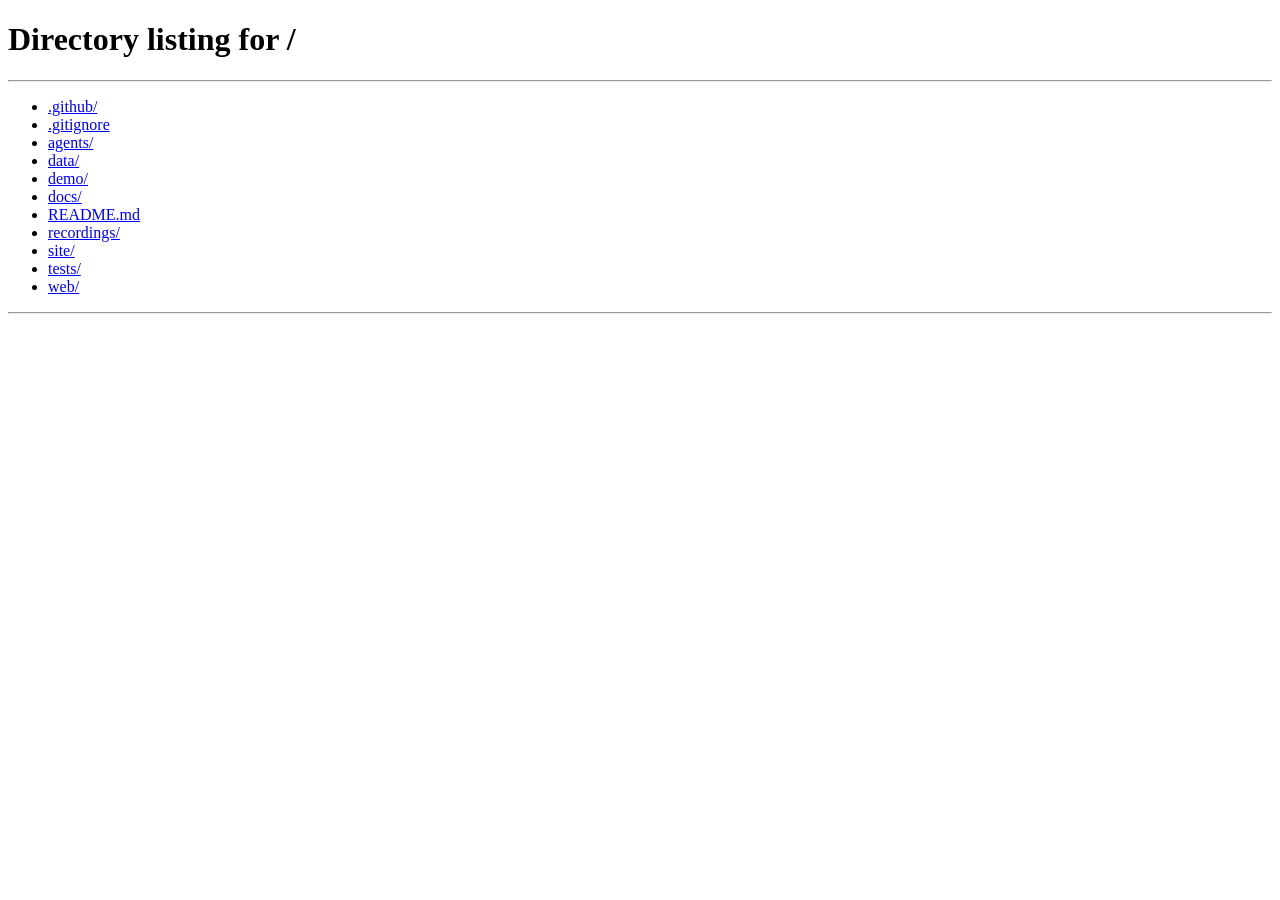
<file: site/index.html>
<!DOCTYPE html>
<html lang="en">
<head>
<meta charset="utf-8">
<link rel="canonical" href="https://calvin-chow-pm.github.io/">
<meta http-equiv="refresh" content="0; url=https://calvin-chow-pm.github.io/">
<title>Redirecting to the portfolio</title>
<script>location.replace("/" + location.search + location.hash)</script>
</head>
<body>
<p><a href="https://calvin-chow-pm.github.io/">Continue to the portfolio</a></p>
</body>
</html>
</file>
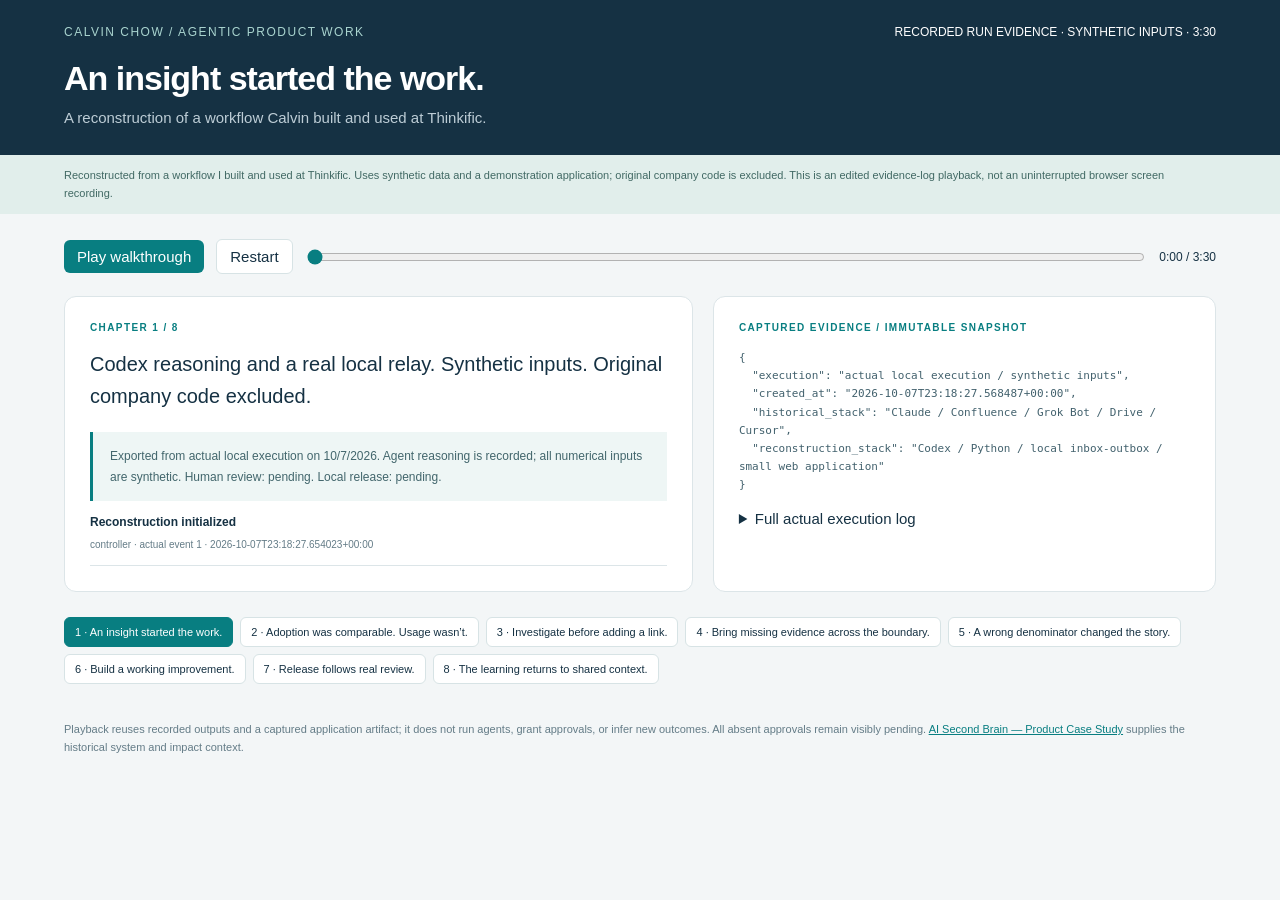
<file: recordings/walkthrough.html>
<!doctype html><html lang="en"><head><meta charset="utf-8"><meta name="viewport" content="width=device-width,initial-scale=1"><title>Calvin Chow · Recorded workflow walkthrough</title><style>
*{box-sizing:border-box}body{margin:0;background:#f3f6f7;color:#153143;font:15px -apple-system,BlinkMacSystemFont,"Segoe UI",sans-serif}header{background:#153143;color:white;padding:25px 5vw}.top{display:flex;justify-content:space-between;gap:15px;align-items:center;font-size:12px}.top span{letter-spacing:1.5px;text-transform:uppercase;color:#a9d4cf}h1{font-size:34px;font-weight:650;letter-spacing:-1px;margin:20px 0 8px}.sub{color:#bdcdd6;font-size:15px;line-height:1.6}.disclosure{background:#e1eeeb;padding:12px 5vw;font-size:11px;line-height:1.6;color:#416964}main{max-width:1450px;padding:25px 5vw;margin:auto}.controls{display:flex;gap:12px;align-items:center;margin-bottom:22px}button{font:inherit;border:1px solid #d7e3e5;background:white;border-radius:6px;padding:8px 13px;cursor:pointer;color:#153143}button:focus-visible{outline:3px solid #e8b049;outline-offset:2px}#play{background:#087e81;color:white;border:0}input{flex:1;accent-color:#087e81}.time{font-variant-numeric:tabular-nums;font-size:12px;white-space:nowrap}.body{display:grid;grid-template-columns:1.25fr 1fr;gap:20px}.panel{padding:25px;background:white;border:1px solid #dce5e8;border-radius:12px}.eyebrow{font-size:10px;letter-spacing:1.4px;text-transform:uppercase;color:#087e81;font-weight:700}.takeaway{font-size:20px;line-height:1.6;margin:15px 0 20px}.note{border-left:3px solid #087e81;background:#eef6f5;padding:14px 17px;font-size:12px;line-height:1.7;color:#42666c}.events{font-size:12px;line-height:1.6}.event{padding:12px 0;border-bottom:1px solid #dce5e8}.event small{display:block;color:#647c87;font-size:10px;margin-top:5px}pre{font:11px/1.65 ui-monospace,SFMono-Regular,monospace;white-space:pre-wrap;word-break:break-word;color:#42616d;max-height:420px;overflow:auto;margin:16px 0}.chapter-list{display:flex;flex-wrap:wrap;gap:7px;margin-top:25px}.chapter-list button{font-size:11px;padding:8px 10px}.chapter-list button.active{background:#087e81;color:#fff;border-color:#087e81}iframe{width:100%;height:500px;border:1px solid #dce5e8;border-radius:8px;margin-top:15px}a{color:#087e81}footer{padding:12px 5vw 25px;color:#647c87;font-size:11px;line-height:1.6}@media(max-width:900px){.body{grid-template-columns:1fr}h1{font-size:27px}.top{align-items:flex-start;flex-direction:column}.controls{flex-wrap:wrap}.takeaway{font-size:17px}}
</style></head><body><header><div class="top"><span>Calvin Chow / Agentic product work</span><div>RECORDED RUN EVIDENCE · SYNTHETIC INPUTS · 3:30</div></div><h1 id="title"></h1><div class="sub" id="subtitle"></div></header><div class="disclosure">Reconstructed from a workflow I built and used at Thinkific. Uses synthetic data and a demonstration application; original company code is excluded. This is an edited evidence-log playback, not an uninterrupted browser screen recording.</div><main><div class="controls"><button id="play">Play walkthrough</button><button id="restart">Restart</button><input id="seek" aria-label="Walkthrough position" type="range" min="0" max="210" value="0" step="1"><span class="time" id="time">0:00 / 3:30</span></div><div class="body"><section class="panel"><div class="eyebrow" id="chapter-label"></div><div class="takeaway" id="takeaway"></div><div class="note" id="note"></div><div class="events" id="events"></div><div id="application"></div></section><section class="panel"><div class="eyebrow">Captured evidence / immutable snapshot</div><pre id="evidence"></pre><details><summary>Full actual execution log</summary><pre id="full-log"></pre></details></section></div><div class="chapter-list" id="chapters"></div></main><footer>Playback reuses recorded outputs and a captured application artifact; it does not run agents, grant approvals, or infer new outcomes. All absent approvals remain visibly pending. <a href="https://calvin-chow-pm.github.io/pm-ai-second-brain/">AI Second Brain — Product Case Study</a> supplies the historical system and impact context.</footer><script>
const recording={"chapters": [{"duration": 15, "title": "An insight started the work.", "subtitle": "A reconstruction of a workflow Calvin built and used at Thinkific.", "takeaway": "Codex reasoning and a real local relay. Synthetic inputs. Original company code excluded.", "evidence": {"execution": "actual local execution / synthetic inputs", "created_at": "2026-10-07T23:18:27.568487+00:00", "historical_stack": "Claude / Confluence / Grok Bot / Drive / Cursor", "reconstruction_stack": "Codex / Python / local inbox-outbox / small web application"}, "events": [{"id": 1, "at": "2026-10-07T23:18:27.654023+00:00", "phase": "ready", "actor": "controller", "title": "Reconstruction initialized", "evidence": {"synthetic": true, "human_approvals": "Not yet supplied; never simulated in this run."}}]}, {"duration": 30, "title": "Adoption was comparable. Usage wasn’t.", "subtitle": "The problem came before the placement question.", "takeaway": "Certification dashboard access: 22 / 100 active admins. Action reach: 14 / 100. All values are synthetic.", "evidence": {"source": "synthetic usage.csv", "source_sha256": "3e64e87d3f4b4fb67fa742912d5d47fda382e8a4f0540f06e4c1e58f9fa3da48", "rows": [{"product": "certifications", "eligible_admins": 120, "active_product_admins": 100, "dashboard_visitors": 22, "dashboard_actions": 14, "period_days": 28, "adoption": 0.8333, "access": 0.22, "engagement": 0.14}, {"product": "courses", "eligible_admins": 120, "active_product_admins": 102, "dashboard_visitors": 61, "dashboard_actions": 44, "period_days": 28, "adoption": 0.85, "access": 0.598, "engagement": 0.4314}, {"product": "communities", "eligible_admins": 120, "active_product_admins": 98, "dashboard_visitors": 57, "dashboard_actions": 40, "period_days": 28, "adoption": 0.8167, "access": 0.5816, "engagement": 0.4082}], "definitions": {"adoption": "Unique active product admins / eligible admins", "access": "Unique dashboard visitors / active product admins", "engagement": "Unique admins taking at least one dashboard action / active product admins", "window": "Same 28-day window; matched synthetic admin populations. Each row is a distinct product cohort, not randomized treatment."}, "observation": "Certification adoption is comparable, but dashboard access and meaningful usage are lower.", "hypothesis": "A link at the right workflow step may improve discovery. The data does not prove the cause or the effect of a CTA.", "claim_boundary": "All values are synthetic. No historical dashboard-access or CTA-uplift metrics are asserted."}, "events": [{"id": 2, "at": "2026-10-07T23:18:27.735494+00:00", "phase": "insight", "actor": "authoritative-analysis-worker", "title": "Usage insight precedes the placement question", "evidence": {"source": "synthetic usage.csv", "source_sha256": "3e64e87d3f4b4fb67fa742912d5d47fda382e8a4f0540f06e4c1e58f9fa3da48", "rows": [{"product": "certifications", "eligible_admins": 120, "active_product_admins": 100, "dashboard_visitors": 22, "dashboard_actions": 14, "period_days": 28, "adoption": 0.8333, "access": 0.22, "engagement": 0.14}, {"product": "courses", "eligible_admins": 120, "active_product_admins": 102, "dashboard_visitors": 61, "dashboard_actions": 44, "period_days": 28, "adoption": 0.85, "access": 0.598, "engagement": 0.4314}, {"product": "communities", "eligible_admins": 120, "active_product_admins": 98, "dashboard_visitors": 57, "dashboard_actions": 40, "period_days": 28, "adoption": 0.8167, "access": 0.5816, "engagement": 0.4082}], "definitions": {"adoption": "Unique active product admins / eligible admins", "access": "Unique dashboard visitors / active product admins", "engagement": "Unique admins taking at least one dashboard action / active product admins", "window": "Same 28-day window; matched synthetic admin populations. Each row is a distinct product cohort, not randomized treatment."}, "observation": "Certification adoption is comparable, but dashboard access and meaningful usage are lower.", "hypothesis": "A link at the right workflow step may improve discovery. The data does not prove the cause or the effect of a CTA.", "claim_boundary": "All values are synthetic. No historical dashboard-access or CTA-uplift metrics are asserted."}}]}, {"duration": 30, "title": "Investigate before adding a link.", "subtitle": "Strategy and challenger contributions came from real Codex work.", "takeaway": "Discoverability, task timing, report value and permissions remain competing explanations.", "evidence": {"proposals": [{"role": "challenger", "source": "codex-session", "submitted_at": "2026-10-07T23:20:13.873592+00:00", "provenance": "Real Codex analysis of exported synthetic evidence; not historical reasoning.", "observations": ["Validator corrected a deliberately seeded denominator mismatch: overview 71/155 exposed active admins (45.8%); within-item 49/175 (28.0%).", "Matched denominators make the comparison interpretable; they do not make distinct cohorts comparable treatments."], "hypotheses": ["Low discovery may explain lower certification dashboard access.", "Lower dashboard value, less frequent reporting needs, or access friction may also explain it; adoption parity does not eliminate these."], "alternatives": ["Test an overview CTA and inspect meaningful dashboard actions, not clicks alone.", "If more visits do not translate into useful actions, investigate dashboard relevance and task completion before adding more links."], "recommendation": "Treat overview placement as a low-cost hypothesis test, not a causal conclusion. Cross-product association and three fictional feedback notes support exploration, not a proven winner. Keep the within-program option available for focused investigation."}, {"role": "strategy", "source": "codex-session", "submitted_at": "2026-10-07T23:18:56.923107+00:00", "provenance": "Real Codex analysis of exported synthetic evidence; this is not a record of historical Thinkific reasoning.", "observations": ["Within the same 28-day window, certification product adoption is 100/120 (83.3%), compared with courses 102/120 (85.0%) and communities 98/120 (81.7%).", "Certification dashboard access is 22/100 active admins (22.0%), versus courses 61/102 (59.8%) and communities 57/98 (58.2%). Dashboard action reach is 14/100 (14.0%), versus 44/102 (43.1%) and 40/98 (40.8%).", "Synthetic feedback describes overview-based triage, comparison across programs, and separate focused editing tasks. Three fictional notes cannot establish representativeness.", "Distinct product cohorts are not a randomized comparison; comparable adoption does not establish comparable reporting need."], "hypotheses": ["Discoverability: admins may not encounter the reporting entry point during their usual certification workflow.", "Workflow timing: an overview supports monitoring and comparison; a program editor may interrupt settings work.", "Alternative explanation: certification reporting may provide less useful information, serve a less frequent task, have unfamiliar terminology, or face access or performance friction. The current export cannot distinguish these."], "alternatives": ["Overview-level Analytics CTA: supports cross-program monitoring and comparison; risk is insufficient visibility for admins entering directly into a program.", "Program-level Analytics CTA with program filter: supports focused investigation; risk is adding an action during settings work and obscuring cross-program comparison.", "Retain placement and improve report value, terminology, or access: appropriate if follow-up evidence identifies those issues; current evidence is insufficient to prioritize it."], "recommendation": "Investigate contextual discoverability as a low-effort test, with overview placement as a provisional candidate based on the synthetic feedback. Request comparison of existing dashboard links by placement using consistent exposure denominators before finalizing design. Track CTA exposure, click-through among exposed admins, unique dashboard access and meaningful actions among active certification admins, alongside task completion and accidental navigation. Do not assert causation or measured uplift."}]}, "events": [{"id": 3, "at": "2026-10-07T23:18:56.923877+00:00", "phase": "exploration", "actor": "strategy", "title": "Strategy contribution captured", "evidence": {"role": "strategy", "source": "codex-session", "submitted_at": "2026-10-07T23:18:56.923107+00:00", "provenance": "Real Codex analysis of exported synthetic evidence; this is not a record of historical Thinkific reasoning.", "observations": ["Within the same 28-day window, certification product adoption is 100/120 (83.3%), compared with courses 102/120 (85.0%) and communities 98/120 (81.7%).", "Certification dashboard access is 22/100 active admins (22.0%), versus courses 61/102 (59.8%) and communities 57/98 (58.2%). Dashboard action reach is 14/100 (14.0%), versus 44/102 (43.1%) and 40/98 (40.8%).", "Synthetic feedback describes overview-based triage, comparison across programs, and separate focused editing tasks. Three fictional notes cannot establish representativeness.", "Distinct product cohorts are not a randomized comparison; comparable adoption does not establish comparable reporting need."], "hypotheses": ["Discoverability: admins may not encounter the reporting entry point during their usual certification workflow.", "Workflow timing: an overview supports monitoring and comparison; a program editor may interrupt settings work.", "Alternative explanation: certification reporting may provide less useful information, serve a less frequent task, have unfamiliar terminology, or face access or performance friction. The current export cannot distinguish these."], "alternatives": ["Overview-level Analytics CTA: supports cross-program monitoring and comparison; risk is insufficient visibility for admins entering directly into a program.", "Program-level Analytics CTA with program filter: supports focused investigation; risk is adding an action during settings work and obscuring cross-program comparison.", "Retain placement and improve report value, terminology, or access: appropriate if follow-up evidence identifies those issues; current evidence is insufficient to prioritize it."], "recommendation": "Investigate contextual discoverability as a low-effort test, with overview placement as a provisional candidate based on the synthetic feedback. Request comparison of existing dashboard links by placement using consistent exposure denominators before finalizing design. Track CTA exposure, click-through among exposed admins, unique dashboard access and meaningful actions among active certification admins, alongside task completion and accidental navigation. Do not assert causation or measured uplift."}}, {"id": 8, "at": "2026-10-07T23:20:13.874282+00:00", "phase": "exploration", "actor": "challenger", "title": "Challenger contribution captured", "evidence": {"role": "challenger", "source": "codex-session", "submitted_at": "2026-10-07T23:20:13.873592+00:00", "provenance": "Real Codex analysis of exported synthetic evidence; not historical reasoning.", "observations": ["Validator corrected a deliberately seeded denominator mismatch: overview 71/155 exposed active admins (45.8%); within-item 49/175 (28.0%).", "Matched denominators make the comparison interpretable; they do not make distinct cohorts comparable treatments."], "hypotheses": ["Low discovery may explain lower certification dashboard access.", "Lower dashboard value, less frequent reporting needs, or access friction may also explain it; adoption parity does not eliminate these."], "alternatives": ["Test an overview CTA and inspect meaningful dashboard actions, not clicks alone.", "If more visits do not translate into useful actions, investigate dashboard relevance and task completion before adding more links."], "recommendation": "Treat overview placement as a low-cost hypothesis test, not a causal conclusion. Cross-product association and three fictional feedback notes support exploration, not a proven winner. Keep the within-program option available for focused investigation."}}, {"id": 9, "at": "2026-10-07T23:20:19.180429+00:00", "phase": "exploration", "actor": "design", "title": "Design contribution captured", "evidence": {"role": "design", "source": "codex-session", "submitted_at": "2026-10-07T23:20:19.179873+00:00", "provenance": "Real Codex design recommendation based on validated synthetic evidence; requires human decision.", "observations": ["Synthetic task evidence favors overview-based monitoring and cross-program comparison.", "Validated cross-product overview click-through is higher, but selection and workflow differences remain."], "alternatives": ["Overview: show a visible View certification analytics link beside the program-list heading; open all-program analytics. Fits monitoring and comparison.", "Within-program: show View analytics for this program; preserve the selected program filter. Fits focused investigation but may distract during editing."], "recommendation": "Recommend an overview-level View certification analytics link for this demonstration, pending human approval. Use semantic link navigation, visible keyboard focus, descriptive accessible text, and an Analytics heading with explicit All programs scope. Retain a Back to certifications link. Record CTA exposure and click with placement and scope; measure unique clickers/exposed active admins plus dashboard visitors and meaningful-action admins/active certification admins over the same 28-day window. Check editing-task completion and accidental navigation as guardrails. A click alone does not demonstrate customer value; no uplift is asserted.", "hypotheses": ["A visible entry point at the overview monitoring step may improve discovery without interrupting program editing. Its effect remains unmeasured."]}}]}, {"duration": 30, "title": "Bring missing evidence across the boundary.", "subtitle": "Request → trusted analysis worker → response → notification.", "takeaway": "The scoped agent tools cannot query raw data. The worker returns aggregate placement evidence through the relay.", "evidence": {"relay_events": [{"id": 4, "at": "2026-10-07T23:19:00.384797+00:00", "phase": "request", "actor": "strategy", "title": "Missing evidence requested through _outbox", "evidence": {"id": "placement-001", "operation": "link_usage", "requested_at": "2026-10-07T23:19:00.384252+00:00", "question": "How do contextual dashboard links perform on overview versus within-item pages in other product areas?", "status": "pending", "provenance": "Reconstruction request; fixed aggregate operation."}}, {"id": 5, "at": "2026-10-07T23:19:48.909964+00:00", "phase": "response", "actor": "authoritative-analysis-worker", "title": "Analysis returned through _inbox", "evidence": {"id": "placement-001", "request_sha256": "31abaada8c1348facd2fed62ad59570e3c2d65e5ab0372a8dfca1b0b3c737e08", "completed_at": "2026-10-07T23:19:48.909165+00:00", "source": "synthetic link_usage.csv", "source_sha256": "d3f630c16017116bcdc715012b6040a690a15e2dfd53061a906ee1857c4fe754", "window_days": 28, "rows": [{"product": "courses", "placement": "overview", "exposed_active_admins": 80, "unique_clickers": 38, "period_days": 28}, {"product": "courses", "placement": "within_item", "exposed_active_admins": 90, "unique_clickers": 25, "period_days": 28}, {"product": "communities", "placement": "overview", "exposed_active_admins": 75, "unique_clickers": 33, "period_days": 28}, {"product": "communities", "placement": "within_item", "exposed_active_admins": 85, "unique_clickers": 24, "period_days": 28}], "aggregates": [{"placement": "overview", "unique_clickers": 71, "exposed_active_admins": 155, "rate": 0.4581}, {"placement": "within_item", "unique_clickers": 49, "exposed_active_admins": 175, "rate": 0.28}], "population": "Distinct product cohorts; pooled numerator and exposure denominator. Admins are unique within each row. Not a randomized placement experiment.", "seeded_failure": {"label": "Deliberately seeded demonstration failure, not a historical incident", "claim": "Overview links: 29.6%; within-item links: 28.0% — little difference.", "overview_denominator": "240 eligible admins (wrong population)", "within_item_denominator": "175 exposed active admins", "reported_overview_rate": 0.2958, "reported_within_item_rate": 0.28}, "limitation": "Cross-product associations inform a hypothesis; placement, audience, and workflow differences may explain results."}}, {"id": 6, "at": "2026-10-07T23:19:49.014189+00:00", "phase": "notification", "actor": "data-agent", "title": "Group notified: requested analysis has arrived", "evidence": {"id": "placement-001", "response_source": "synthetic link_usage.csv", "status": "arrived"}}], "pending_requests": []}, "events": [{"id": 4, "at": "2026-10-07T23:19:00.384797+00:00", "phase": "request", "actor": "strategy", "title": "Missing evidence requested through _outbox", "evidence": {"id": "placement-001", "operation": "link_usage", "requested_at": "2026-10-07T23:19:00.384252+00:00", "question": "How do contextual dashboard links perform on overview versus within-item pages in other product areas?", "status": "pending", "provenance": "Reconstruction request; fixed aggregate operation."}}, {"id": 5, "at": "2026-10-07T23:19:48.909964+00:00", "phase": "response", "actor": "authoritative-analysis-worker", "title": "Analysis returned through _inbox", "evidence": {"id": "placement-001", "request_sha256": "31abaada8c1348facd2fed62ad59570e3c2d65e5ab0372a8dfca1b0b3c737e08", "completed_at": "2026-10-07T23:19:48.909165+00:00", "source": "synthetic link_usage.csv", "source_sha256": "d3f630c16017116bcdc715012b6040a690a15e2dfd53061a906ee1857c4fe754", "window_days": 28, "rows": [{"product": "courses", "placement": "overview", "exposed_active_admins": 80, "unique_clickers": 38, "period_days": 28}, {"product": "courses", "placement": "within_item", "exposed_active_admins": 90, "unique_clickers": 25, "period_days": 28}, {"product": "communities", "placement": "overview", "exposed_active_admins": 75, "unique_clickers": 33, "period_days": 28}, {"product": "communities", "placement": "within_item", "exposed_active_admins": 85, "unique_clickers": 24, "period_days": 28}], "aggregates": [{"placement": "overview", "unique_clickers": 71, "exposed_active_admins": 155, "rate": 0.4581}, {"placement": "within_item", "unique_clickers": 49, "exposed_active_admins": 175, "rate": 0.28}], "population": "Distinct product cohorts; pooled numerator and exposure denominator. Admins are unique within each row. Not a randomized placement experiment.", "seeded_failure": {"label": "Deliberately seeded demonstration failure, not a historical incident", "claim": "Overview links: 29.6%; within-item links: 28.0% — little difference.", "overview_denominator": "240 eligible admins (wrong population)", "within_item_denominator": "175 exposed active admins", "reported_overview_rate": 0.2958, "reported_within_item_rate": 0.28}, "limitation": "Cross-product associations inform a hypothesis; placement, audience, and workflow differences may explain results."}}, {"id": 6, "at": "2026-10-07T23:19:49.014189+00:00", "phase": "notification", "actor": "data-agent", "title": "Group notified: requested analysis has arrived", "evidence": {"id": "placement-001", "response_source": "synthetic link_usage.csv", "status": "arrived"}}]}, {"duration": 30, "title": "A wrong denominator changed the story.", "subtitle": "A deliberately seeded demonstration failure, not a historical incident.", "takeaway": "29.6% used eligible admins. Corrected overview click-through is 45.8% of exposed admins, versus 28.0% within-item. Association is not causation.", "evidence": {"validation": {"seeded_failure_detected": true, "reason": "Overview used eligible admins while within-item used exposed active admins. Compare like denominators.", "corrected": {"overview": {"placement": "overview", "unique_clickers": 71, "exposed_active_admins": 155, "rate": 0.4581}, "within_item": {"placement": "within_item", "unique_clickers": 49, "exposed_active_admins": 175, "rate": 0.28}}, "reconsideration": "Overview remains a useful candidate, not a proven winner: selection and context differ. Combine with workflow evidence, then measure the shipped CTA.", "synthetic": true}, "placement": "overview", "rationale": "Add an explicit View certification analytics link beside the program-list heading, opening all-program analytics. The corrected comparison and synthetic workflow notes support testing it; selection effects and dashboard value remain alternative explanations.", "design": [{"role": "design", "source": "codex-session", "submitted_at": "2026-10-07T23:20:19.179873+00:00", "provenance": "Real Codex design recommendation based on validated synthetic evidence; requires human decision.", "observations": ["Synthetic task evidence favors overview-based monitoring and cross-program comparison.", "Validated cross-product overview click-through is higher, but selection and workflow differences remain."], "alternatives": ["Overview: show a visible View certification analytics link beside the program-list heading; open all-program analytics. Fits monitoring and comparison.", "Within-program: show View analytics for this program; preserve the selected program filter. Fits focused investigation but may distract during editing."], "recommendation": "Recommend an overview-level View certification analytics link for this demonstration, pending human approval. Use semantic link navigation, visible keyboard focus, descriptive accessible text, and an Analytics heading with explicit All programs scope. Retain a Back to certifications link. Record CTA exposure and click with placement and scope; measure unique clickers/exposed active admins plus dashboard visitors and meaningful-action admins/active certification admins over the same 28-day window. Check editing-task completion and accidental navigation as guardrails. A click alone does not demonstrate customer value; no uplift is asserted.", "hypotheses": ["A visible entry point at the overview monitoring step may improve discovery without interrupting program editing. Its effect remains unmeasured."]}]}, "events": [{"id": 7, "at": "2026-10-07T23:19:49.016093+00:00", "phase": "validation", "actor": "validator", "title": "Mismatched denominators detected and corrected", "evidence": {"seeded_failure_detected": true, "reason": "Overview used eligible admins while within-item used exposed active admins. Compare like denominators.", "corrected": {"overview": {"placement": "overview", "unique_clickers": 71, "exposed_active_admins": 155, "rate": 0.4581}, "within_item": {"placement": "within_item", "unique_clickers": 49, "exposed_active_admins": 175, "rate": 0.28}}, "reconsideration": "Overview remains a useful candidate, not a proven winner: selection and context differ. Combine with workflow evidence, then measure the shipped CTA.", "synthetic": true}}, {"id": 10, "at": "2026-10-07T23:22:34.481659+00:00", "phase": "decision", "actor": "Codex implementation default", "title": "Candidate placement selected; human review remains pending", "evidence": {"placement": "overview", "rationale": "Add an explicit View certification analytics link beside the program-list heading, opening all-program analytics. The corrected comparison and synthetic workflow notes support testing it; selection effects and dashboard value remain alternative explanations.", "approval": "This is an implementation choice, not Calvin's historical decision or manual approval."}}]}, {"duration": 35, "title": "Build a working improvement.", "subtitle": "A contextual analytics link beside the program-list heading.", "takeaway": "The link opens all-program analytics. HTTP, telemetry and JavaScript unit checks validate behavior; visual browser verification is unavailable.", "evidence": {"candidate_commit": "d14df2a57eb05941a868563ded7a7ca326dd1167", "qa": {"passed": true, "checks": [{"name": "Exactly one contextual CTA at selected placement", "passed": true}, {"name": "Destination serves analytics view and useful dashboard action", "passed": true}, {"name": "Overview does not impose a program filter; within-item preserves it", "passed": true}, {"name": "Baseline has no contextual CTA", "passed": true}, {"name": "Raw dataset route denied: /data/usage.csv", "passed": true}, {"name": "Raw dataset route denied: /../data/usage.csv", "passed": true}, {"name": "Raw dataset route denied: /api/raw-data", "passed": true}, {"name": "Event receiver stores QA-marked event separately from customer outcomes", "passed": true}, {"name": "Reconstruction and synthetic labels remain visible", "passed": true}], "sha256": "1a5e4899da92d7485fc587951adf9497d92504c155ae3801db556d2df024959f", "at": "2026-10-07T23:25:46.006380+00:00", "scope": "Actual HTTP, HTML structure and event-receiver checks. No visual browser verification is claimed; these checks alone do not execute JavaScript.", "production": false}, "artifact": "Captured candidate application HTML is embedded in the playback; not a screenshot."}, "events": [{"id": 11, "at": "2026-10-07T23:22:34.690955+00:00", "phase": "build", "actor": "Codex engineering", "title": "Working CTA implemented on a local feature branch", "evidence": {"placement": "overview", "commit": "2a1e58f222a16712494b68546812c8fa6261a690", "sha256": "7247ecdee957f0b7dbbc3776dd90435bdd54fe4358b115fc0ae3442784231cb5", "method": "Actual generated application and Git commit; no Cursor or historical code execution claimed."}}, {"id": 12, "at": "2026-10-07T23:22:36.812566+00:00", "phase": "qa", "actor": "QA worker", "title": "Candidate checks completed", "evidence": {"passed": true, "checks": [{"name": "Exactly one contextual CTA at selected placement", "passed": true}, {"name": "Destination serves analytics view and useful dashboard action", "passed": true}, {"name": "Overview does not impose a program filter; within-item preserves it", "passed": true}, {"name": "Baseline has no contextual CTA", "passed": true}, {"name": "Raw dataset route denied: /data/usage.csv", "passed": true}, {"name": "Raw dataset route denied: /../data/usage.csv", "passed": true}, {"name": "Raw dataset route denied: /api/raw-data", "passed": true}, {"name": "Event receiver stores QA-marked event separately from customer outcomes", "passed": true}, {"name": "Reconstruction and synthetic labels remain visible", "passed": true}], "sha256": "7247ecdee957f0b7dbbc3776dd90435bdd54fe4358b115fc0ae3442784231cb5", "at": "2026-10-07T23:22:36.811700+00:00", "scope": "Actual HTTP, HTML structure and event-receiver checks. Browser interaction is recorded separately; these checks alone do not execute JavaScript.", "production": false}}, {"id": 15, "at": "2026-10-07T23:25:43.723213+00:00", "phase": "build", "actor": "Codex engineering", "title": "Working CTA implemented on a local feature branch", "evidence": {"placement": "overview", "commit": "d14df2a57eb05941a868563ded7a7ca326dd1167", "sha256": "1a5e4899da92d7485fc587951adf9497d92504c155ae3801db556d2df024959f", "method": "Actual generated application and Git commit; no Cursor or historical code execution claimed."}}, {"id": 16, "at": "2026-10-07T23:25:46.007347+00:00", "phase": "qa", "actor": "QA worker", "title": "Candidate checks completed", "evidence": {"passed": true, "checks": [{"name": "Exactly one contextual CTA at selected placement", "passed": true}, {"name": "Destination serves analytics view and useful dashboard action", "passed": true}, {"name": "Overview does not impose a program filter; within-item preserves it", "passed": true}, {"name": "Baseline has no contextual CTA", "passed": true}, {"name": "Raw dataset route denied: /data/usage.csv", "passed": true}, {"name": "Raw dataset route denied: /../data/usage.csv", "passed": true}, {"name": "Raw dataset route denied: /api/raw-data", "passed": true}, {"name": "Event receiver stores QA-marked event separately from customer outcomes", "passed": true}, {"name": "Reconstruction and synthetic labels remain visible", "passed": true}], "sha256": "1a5e4899da92d7485fc587951adf9497d92504c155ae3801db556d2df024959f", "at": "2026-10-07T23:25:46.006380+00:00", "scope": "Actual HTTP, HTML structure and event-receiver checks. No visual browser verification is claimed; these checks alone do not execute JavaScript.", "production": false}}]}, {"duration": 20, "title": "Release follows real review.", "subtitle": "No human or historical EM approval is fabricated.", "takeaway": "Release locally after manual review and separate approval of the exact tested change. Measure useful activity; no CTA uplift is asserted.", "evidence": {"released": false, "human_review": null, "separate_reviewer": {"reviewer": "Codex independent code reviewer", "note": "Independent static code review of candidate d14df2a57eb05941a868563ded7a7ca326dd1167 / SHA-256 1a5e4899da92d7485fc587951adf9497d92504c155ae3801db556d2df024959f: reviewed relay scope, idempotency and locking, denominator validation, approval freshness, separate gates, production hash checks, proposal provenance, filtering and QA markers. Independently ran real-inline-JavaScript unit tests: exposure, click, navigation, QA propagation, useful action, filtered metrics and unknown scope passed. Reviewed Python test sources and truthful evidence-log playback labeling. Browser interaction and visual layout remain unverified. This is code review only, not human manual approval or approval of historical claims. Learning reuse currently demonstrates prompt assembly, not completed subsequent reasoning.", "sha256": "1a5e4899da92d7485fc587951adf9497d92504c155ae3801db556d2df024959f", "at": "2026-10-07T23:28:43.802946+00:00", "type": "separate review; may be a disclosed Codex reviewer, not a fictional EM"}, "production_qa": []}, "events": [{"id": 17, "at": "2026-10-07T23:28:33.244199+00:00", "phase": "approval", "actor": "Codex independent code reviewer", "title": "Separate review recorded", "evidence": {"reviewer": "Codex independent code reviewer", "note": "Independent static code review of candidate d14df2a57eb05941a868563ded7a7ca326dd1167 / SHA-256 1a5e4899da92d7485fc587951adf9497d92504c155ae3801db556d2df024959f: reviewed relay scope, idempotency and locking, denominator validation, approval freshness, separate gates, production hash checks, proposal provenance, filtered synthetic application behavior and QA-marker propagation. Reviewed test sources and truthful playback labeling. Browser interaction and visual layout are unverified; approval is code review only, not human manual approval or approval of historical claims. Learning reuse currently demonstrates prompt assembly, not completed subsequent reasoning.", "sha256": "1a5e4899da92d7485fc587951adf9497d92504c155ae3801db556d2df024959f", "at": "2026-10-07T23:28:33.241783+00:00", "type": "separate review; may be a disclosed Codex reviewer, not a fictional EM"}}, {"id": 18, "at": "2026-10-07T23:28:43.804593+00:00", "phase": "approval", "actor": "Codex independent code reviewer", "title": "Separate review recorded", "evidence": {"reviewer": "Codex independent code reviewer", "note": "Independent static code review of candidate d14df2a57eb05941a868563ded7a7ca326dd1167 / SHA-256 1a5e4899da92d7485fc587951adf9497d92504c155ae3801db556d2df024959f: reviewed relay scope, idempotency and locking, denominator validation, approval freshness, separate gates, production hash checks, proposal provenance, filtering and QA markers. Independently ran real-inline-JavaScript unit tests: exposure, click, navigation, QA propagation, useful action, filtered metrics and unknown scope passed. Reviewed Python test sources and truthful evidence-log playback labeling. Browser interaction and visual layout remain unverified. This is code review only, not human manual approval or approval of historical claims. Learning reuse currently demonstrates prompt assembly, not completed subsequent reasoning.", "sha256": "1a5e4899da92d7485fc587951adf9497d92504c155ae3801db556d2df024959f", "at": "2026-10-07T23:28:43.802946+00:00", "type": "separate review; may be a disclosed Codex reviewer, not a fictional EM"}}]}, {"duration": 20, "title": "The learning returns to shared context.", "subtitle": "Review → source of truth → context pack → next task.", "takeaway": "Pending learnings are excluded. Approved lessons enter the next task prompt; the actual recorded state is shown below.", "evidence": {"context_pack": {"version": 1, "preferences": ["Start from the customer problem.", "Distinguish observations, hypotheses, decisions, and measured outcomes.", "Challenge a recommendation with an alternative.", "Require explicit human approval for release and new learnings."], "learnings": [], "historical_note": "Claude held the source of truth; Confluence held the Grok Bot context pack. Weekly refresh ran both ways. The Drive inbox/outbox handled on-demand deep-data requests."}, "subsequent_task": null, "learning_events": [{"id": 13, "at": "2026-10-07T23:24:15.681820+00:00", "phase": "learning", "actor": "agent-workspace", "title": "Proposed learning staged outside authoritative context", "evidence": {"id": "a175380bd66e", "lesson": "For contextual dashboard links, compare exposed active admins over the same time window and measure useful dashboard actions alongside clicks. Treat cross-product differences as hypotheses, not causal evidence.", "status": "pending", "provenance": "Proposed lesson from synthetic reconstruction; not a durable career correction."}}, {"id": 14, "at": "2026-10-07T23:24:15.788417+00:00", "phase": "sync", "actor": "context-refresh-worker", "title": "Two-way context refresh completed", "evidence": {"version": 1, "cloud_to_truth": [], "truth_to_cloud": "Authoritative preferences and approved learnings exported", "excluded_pending": ["a175380bd66e"], "schedule": "Explicit reconstruction command; historical refresh was automatic weekly. No scheduler installed."}}]}, "events": [{"id": 13, "at": "2026-10-07T23:24:15.681820+00:00", "phase": "learning", "actor": "agent-workspace", "title": "Proposed learning staged outside authoritative context", "evidence": {"id": "a175380bd66e", "lesson": "For contextual dashboard links, compare exposed active admins over the same time window and measure useful dashboard actions alongside clicks. Treat cross-product differences as hypotheses, not causal evidence.", "status": "pending", "provenance": "Proposed lesson from synthetic reconstruction; not a durable career correction."}}, {"id": 14, "at": "2026-10-07T23:24:15.788417+00:00", "phase": "sync", "actor": "context-refresh-worker", "title": "Two-way context refresh completed", "evidence": {"version": 1, "cloud_to_truth": [], "truth_to_cloud": "Authoritative preferences and approved learnings exported", "excluded_pending": ["a175380bd66e"], "schedule": "Explicit reconstruction command; historical refresh was automatic weekly. No scheduler installed."}}]}], "run": {"label": "Reconstructed from a workflow I built and used at Thinkific. Uses synthetic data and a demonstration application; original company code is excluded.", "mode": "actual local execution / synthetic inputs", "created_at": "2026-10-07T23:18:27.568487+00:00", "phase": "approval", "placement": "overview", "human_review": null, "reviewer": {"reviewer": "Codex independent code reviewer", "note": "Independent static code review of candidate d14df2a57eb05941a868563ded7a7ca326dd1167 / SHA-256 1a5e4899da92d7485fc587951adf9497d92504c155ae3801db556d2df024959f: reviewed relay scope, idempotency and locking, denominator validation, approval freshness, separate gates, production hash checks, proposal provenance, filtering and QA markers. Independently ran real-inline-JavaScript unit tests: exposure, click, navigation, QA propagation, useful action, filtered metrics and unknown scope passed. Reviewed Python test sources and truthful evidence-log playback labeling. Browser interaction and visual layout remain unverified. This is code review only, not human manual approval or approval of historical claims. Learning reuse currently demonstrates prompt assembly, not completed subsequent reasoning.", "sha256": "1a5e4899da92d7485fc587951adf9497d92504c155ae3801db556d2df024959f", "at": "2026-10-07T23:28:43.802946+00:00", "type": "separate review; may be a disclosed Codex reviewer, not a fictional EM"}, "released": false, "qa": {"passed": true, "checks": [{"name": "Exactly one contextual CTA at selected placement", "passed": true}, {"name": "Destination serves analytics view and useful dashboard action", "passed": true}, {"name": "Overview does not impose a program filter; within-item preserves it", "passed": true}, {"name": "Baseline has no contextual CTA", "passed": true}, {"name": "Raw dataset route denied: /data/usage.csv", "passed": true}, {"name": "Raw dataset route denied: /../data/usage.csv", "passed": true}, {"name": "Raw dataset route denied: /api/raw-data", "passed": true}, {"name": "Event receiver stores QA-marked event separately from customer outcomes", "passed": true}, {"name": "Reconstruction and synthetic labels remain visible", "passed": true}], "sha256": "1a5e4899da92d7485fc587951adf9497d92504c155ae3801db556d2df024959f", "at": "2026-10-07T23:25:46.006380+00:00", "scope": "Actual HTTP, HTML structure and event-receiver checks. No visual browser verification is claimed; these checks alone do not execute JavaScript.", "production": false}, "events": [{"id": 1, "at": "2026-10-07T23:18:27.654023+00:00", "phase": "ready", "actor": "controller", "title": "Reconstruction initialized", "evidence": {"synthetic": true, "human_approvals": "Not yet supplied; never simulated in this run."}}, {"id": 2, "at": "2026-10-07T23:18:27.735494+00:00", "phase": "insight", "actor": "authoritative-analysis-worker", "title": "Usage insight precedes the placement question", "evidence": {"source": "synthetic usage.csv", "source_sha256": "3e64e87d3f4b4fb67fa742912d5d47fda382e8a4f0540f06e4c1e58f9fa3da48", "rows": [{"product": "certifications", "eligible_admins": 120, "active_product_admins": 100, "dashboard_visitors": 22, "dashboard_actions": 14, "period_days": 28, "adoption": 0.8333, "access": 0.22, "engagement": 0.14}, {"product": "courses", "eligible_admins": 120, "active_product_admins": 102, "dashboard_visitors": 61, "dashboard_actions": 44, "period_days": 28, "adoption": 0.85, "access": 0.598, "engagement": 0.4314}, {"product": "communities", "eligible_admins": 120, "active_product_admins": 98, "dashboard_visitors": 57, "dashboard_actions": 40, "period_days": 28, "adoption": 0.8167, "access": 0.5816, "engagement": 0.4082}], "definitions": {"adoption": "Unique active product admins / eligible admins", "access": "Unique dashboard visitors / active product admins", "engagement": "Unique admins taking at least one dashboard action / active product admins", "window": "Same 28-day window; matched synthetic admin populations. Each row is a distinct product cohort, not randomized treatment."}, "observation": "Certification adoption is comparable, but dashboard access and meaningful usage are lower.", "hypothesis": "A link at the right workflow step may improve discovery. The data does not prove the cause or the effect of a CTA.", "claim_boundary": "All values are synthetic. No historical dashboard-access or CTA-uplift metrics are asserted."}}, {"id": 3, "at": "2026-10-07T23:18:56.923877+00:00", "phase": "exploration", "actor": "strategy", "title": "Strategy contribution captured", "evidence": {"role": "strategy", "source": "codex-session", "submitted_at": "2026-10-07T23:18:56.923107+00:00", "provenance": "Real Codex analysis of exported synthetic evidence; this is not a record of historical Thinkific reasoning.", "observations": ["Within the same 28-day window, certification product adoption is 100/120 (83.3%), compared with courses 102/120 (85.0%) and communities 98/120 (81.7%).", "Certification dashboard access is 22/100 active admins (22.0%), versus courses 61/102 (59.8%) and communities 57/98 (58.2%). Dashboard action reach is 14/100 (14.0%), versus 44/102 (43.1%) and 40/98 (40.8%).", "Synthetic feedback describes overview-based triage, comparison across programs, and separate focused editing tasks. Three fictional notes cannot establish representativeness.", "Distinct product cohorts are not a randomized comparison; comparable adoption does not establish comparable reporting need."], "hypotheses": ["Discoverability: admins may not encounter the reporting entry point during their usual certification workflow.", "Workflow timing: an overview supports monitoring and comparison; a program editor may interrupt settings work.", "Alternative explanation: certification reporting may provide less useful information, serve a less frequent task, have unfamiliar terminology, or face access or performance friction. The current export cannot distinguish these."], "alternatives": ["Overview-level Analytics CTA: supports cross-program monitoring and comparison; risk is insufficient visibility for admins entering directly into a program.", "Program-level Analytics CTA with program filter: supports focused investigation; risk is adding an action during settings work and obscuring cross-program comparison.", "Retain placement and improve report value, terminology, or access: appropriate if follow-up evidence identifies those issues; current evidence is insufficient to prioritize it."], "recommendation": "Investigate contextual discoverability as a low-effort test, with overview placement as a provisional candidate based on the synthetic feedback. Request comparison of existing dashboard links by placement using consistent exposure denominators before finalizing design. Track CTA exposure, click-through among exposed admins, unique dashboard access and meaningful actions among active certification admins, alongside task completion and accidental navigation. Do not assert causation or measured uplift."}}, {"id": 4, "at": "2026-10-07T23:19:00.384797+00:00", "phase": "request", "actor": "strategy", "title": "Missing evidence requested through _outbox", "evidence": {"id": "placement-001", "operation": "link_usage", "requested_at": "2026-10-07T23:19:00.384252+00:00", "question": "How do contextual dashboard links perform on overview versus within-item pages in other product areas?", "status": "pending", "provenance": "Reconstruction request; fixed aggregate operation."}}, {"id": 5, "at": "2026-10-07T23:19:48.909964+00:00", "phase": "response", "actor": "authoritative-analysis-worker", "title": "Analysis returned through _inbox", "evidence": {"id": "placement-001", "request_sha256": "31abaada8c1348facd2fed62ad59570e3c2d65e5ab0372a8dfca1b0b3c737e08", "completed_at": "2026-10-07T23:19:48.909165+00:00", "source": "synthetic link_usage.csv", "source_sha256": "d3f630c16017116bcdc715012b6040a690a15e2dfd53061a906ee1857c4fe754", "window_days": 28, "rows": [{"product": "courses", "placement": "overview", "exposed_active_admins": 80, "unique_clickers": 38, "period_days": 28}, {"product": "courses", "placement": "within_item", "exposed_active_admins": 90, "unique_clickers": 25, "period_days": 28}, {"product": "communities", "placement": "overview", "exposed_active_admins": 75, "unique_clickers": 33, "period_days": 28}, {"product": "communities", "placement": "within_item", "exposed_active_admins": 85, "unique_clickers": 24, "period_days": 28}], "aggregates": [{"placement": "overview", "unique_clickers": 71, "exposed_active_admins": 155, "rate": 0.4581}, {"placement": "within_item", "unique_clickers": 49, "exposed_active_admins": 175, "rate": 0.28}], "population": "Distinct product cohorts; pooled numerator and exposure denominator. Admins are unique within each row. Not a randomized placement experiment.", "seeded_failure": {"label": "Deliberately seeded demonstration failure, not a historical incident", "claim": "Overview links: 29.6%; within-item links: 28.0% — little difference.", "overview_denominator": "240 eligible admins (wrong population)", "within_item_denominator": "175 exposed active admins", "reported_overview_rate": 0.2958, "reported_within_item_rate": 0.28}, "limitation": "Cross-product associations inform a hypothesis; placement, audience, and workflow differences may explain results."}}, {"id": 6, "at": "2026-10-07T23:19:49.014189+00:00", "phase": "notification", "actor": "data-agent", "title": "Group notified: requested analysis has arrived", "evidence": {"id": "placement-001", "response_source": "synthetic link_usage.csv", "status": "arrived"}}, {"id": 7, "at": "2026-10-07T23:19:49.016093+00:00", "phase": "validation", "actor": "validator", "title": "Mismatched denominators detected and corrected", "evidence": {"seeded_failure_detected": true, "reason": "Overview used eligible admins while within-item used exposed active admins. Compare like denominators.", "corrected": {"overview": {"placement": "overview", "unique_clickers": 71, "exposed_active_admins": 155, "rate": 0.4581}, "within_item": {"placement": "within_item", "unique_clickers": 49, "exposed_active_admins": 175, "rate": 0.28}}, "reconsideration": "Overview remains a useful candidate, not a proven winner: selection and context differ. Combine with workflow evidence, then measure the shipped CTA.", "synthetic": true}}, {"id": 8, "at": "2026-10-07T23:20:13.874282+00:00", "phase": "exploration", "actor": "challenger", "title": "Challenger contribution captured", "evidence": {"role": "challenger", "source": "codex-session", "submitted_at": "2026-10-07T23:20:13.873592+00:00", "provenance": "Real Codex analysis of exported synthetic evidence; not historical reasoning.", "observations": ["Validator corrected a deliberately seeded denominator mismatch: overview 71/155 exposed active admins (45.8%); within-item 49/175 (28.0%).", "Matched denominators make the comparison interpretable; they do not make distinct cohorts comparable treatments."], "hypotheses": ["Low discovery may explain lower certification dashboard access.", "Lower dashboard value, less frequent reporting needs, or access friction may also explain it; adoption parity does not eliminate these."], "alternatives": ["Test an overview CTA and inspect meaningful dashboard actions, not clicks alone.", "If more visits do not translate into useful actions, investigate dashboard relevance and task completion before adding more links."], "recommendation": "Treat overview placement as a low-cost hypothesis test, not a causal conclusion. Cross-product association and three fictional feedback notes support exploration, not a proven winner. Keep the within-program option available for focused investigation."}}, {"id": 9, "at": "2026-10-07T23:20:19.180429+00:00", "phase": "exploration", "actor": "design", "title": "Design contribution captured", "evidence": {"role": "design", "source": "codex-session", "submitted_at": "2026-10-07T23:20:19.179873+00:00", "provenance": "Real Codex design recommendation based on validated synthetic evidence; requires human decision.", "observations": ["Synthetic task evidence favors overview-based monitoring and cross-program comparison.", "Validated cross-product overview click-through is higher, but selection and workflow differences remain."], "alternatives": ["Overview: show a visible View certification analytics link beside the program-list heading; open all-program analytics. Fits monitoring and comparison.", "Within-program: show View analytics for this program; preserve the selected program filter. Fits focused investigation but may distract during editing."], "recommendation": "Recommend an overview-level View certification analytics link for this demonstration, pending human approval. Use semantic link navigation, visible keyboard focus, descriptive accessible text, and an Analytics heading with explicit All programs scope. Retain a Back to certifications link. Record CTA exposure and click with placement and scope; measure unique clickers/exposed active admins plus dashboard visitors and meaningful-action admins/active certification admins over the same 28-day window. Check editing-task completion and accidental navigation as guardrails. A click alone does not demonstrate customer value; no uplift is asserted.", "hypotheses": ["A visible entry point at the overview monitoring step may improve discovery without interrupting program editing. Its effect remains unmeasured."]}}, {"id": 10, "at": "2026-10-07T23:22:34.481659+00:00", "phase": "decision", "actor": "Codex implementation default", "title": "Candidate placement selected; human review remains pending", "evidence": {"placement": "overview", "rationale": "Add an explicit View certification analytics link beside the program-list heading, opening all-program analytics. The corrected comparison and synthetic workflow notes support testing it; selection effects and dashboard value remain alternative explanations.", "approval": "This is an implementation choice, not Calvin's historical decision or manual approval."}}, {"id": 11, "at": "2026-10-07T23:22:34.690955+00:00", "phase": "build", "actor": "Codex engineering", "title": "Working CTA implemented on a local feature branch", "evidence": {"placement": "overview", "commit": "2a1e58f222a16712494b68546812c8fa6261a690", "sha256": "7247ecdee957f0b7dbbc3776dd90435bdd54fe4358b115fc0ae3442784231cb5", "method": "Actual generated application and Git commit; no Cursor or historical code execution claimed."}}, {"id": 12, "at": "2026-10-07T23:22:36.812566+00:00", "phase": "qa", "actor": "QA worker", "title": "Candidate checks completed", "evidence": {"passed": true, "checks": [{"name": "Exactly one contextual CTA at selected placement", "passed": true}, {"name": "Destination serves analytics view and useful dashboard action", "passed": true}, {"name": "Overview does not impose a program filter; within-item preserves it", "passed": true}, {"name": "Baseline has no contextual CTA", "passed": true}, {"name": "Raw dataset route denied: /data/usage.csv", "passed": true}, {"name": "Raw dataset route denied: /../data/usage.csv", "passed": true}, {"name": "Raw dataset route denied: /api/raw-data", "passed": true}, {"name": "Event receiver stores QA-marked event separately from customer outcomes", "passed": true}, {"name": "Reconstruction and synthetic labels remain visible", "passed": true}], "sha256": "7247ecdee957f0b7dbbc3776dd90435bdd54fe4358b115fc0ae3442784231cb5", "at": "2026-10-07T23:22:36.811700+00:00", "scope": "Actual HTTP, HTML structure and event-receiver checks. Browser interaction is recorded separately; these checks alone do not execute JavaScript.", "production": false}}, {"id": 13, "at": "2026-10-07T23:24:15.681820+00:00", "phase": "learning", "actor": "agent-workspace", "title": "Proposed learning staged outside authoritative context", "evidence": {"id": "a175380bd66e", "lesson": "For contextual dashboard links, compare exposed active admins over the same time window and measure useful dashboard actions alongside clicks. Treat cross-product differences as hypotheses, not causal evidence.", "status": "pending", "provenance": "Proposed lesson from synthetic reconstruction; not a durable career correction."}}, {"id": 14, "at": "2026-10-07T23:24:15.788417+00:00", "phase": "sync", "actor": "context-refresh-worker", "title": "Two-way context refresh completed", "evidence": {"version": 1, "cloud_to_truth": [], "truth_to_cloud": "Authoritative preferences and approved learnings exported", "excluded_pending": ["a175380bd66e"], "schedule": "Explicit reconstruction command; historical refresh was automatic weekly. No scheduler installed."}}, {"id": 15, "at": "2026-10-07T23:25:43.723213+00:00", "phase": "build", "actor": "Codex engineering", "title": "Working CTA implemented on a local feature branch", "evidence": {"placement": "overview", "commit": "d14df2a57eb05941a868563ded7a7ca326dd1167", "sha256": "1a5e4899da92d7485fc587951adf9497d92504c155ae3801db556d2df024959f", "method": "Actual generated application and Git commit; no Cursor or historical code execution claimed."}}, {"id": 16, "at": "2026-10-07T23:25:46.007347+00:00", "phase": "qa", "actor": "QA worker", "title": "Candidate checks completed", "evidence": {"passed": true, "checks": [{"name": "Exactly one contextual CTA at selected placement", "passed": true}, {"name": "Destination serves analytics view and useful dashboard action", "passed": true}, {"name": "Overview does not impose a program filter; within-item preserves it", "passed": true}, {"name": "Baseline has no contextual CTA", "passed": true}, {"name": "Raw dataset route denied: /data/usage.csv", "passed": true}, {"name": "Raw dataset route denied: /../data/usage.csv", "passed": true}, {"name": "Raw dataset route denied: /api/raw-data", "passed": true}, {"name": "Event receiver stores QA-marked event separately from customer outcomes", "passed": true}, {"name": "Reconstruction and synthetic labels remain visible", "passed": true}], "sha256": "1a5e4899da92d7485fc587951adf9497d92504c155ae3801db556d2df024959f", "at": "2026-10-07T23:25:46.006380+00:00", "scope": "Actual HTTP, HTML structure and event-receiver checks. No visual browser verification is claimed; these checks alone do not execute JavaScript.", "production": false}}, {"id": 17, "at": "2026-10-07T23:28:33.244199+00:00", "phase": "approval", "actor": "Codex independent code reviewer", "title": "Separate review recorded", "evidence": {"reviewer": "Codex independent code reviewer", "note": "Independent static code review of candidate d14df2a57eb05941a868563ded7a7ca326dd1167 / SHA-256 1a5e4899da92d7485fc587951adf9497d92504c155ae3801db556d2df024959f: reviewed relay scope, idempotency and locking, denominator validation, approval freshness, separate gates, production hash checks, proposal provenance, filtered synthetic application behavior and QA-marker propagation. Reviewed test sources and truthful playback labeling. Browser interaction and visual layout are unverified; approval is code review only, not human manual approval or approval of historical claims. Learning reuse currently demonstrates prompt assembly, not completed subsequent reasoning.", "sha256": "1a5e4899da92d7485fc587951adf9497d92504c155ae3801db556d2df024959f", "at": "2026-10-07T23:28:33.241783+00:00", "type": "separate review; may be a disclosed Codex reviewer, not a fictional EM"}}, {"id": 18, "at": "2026-10-07T23:28:43.804593+00:00", "phase": "approval", "actor": "Codex independent code reviewer", "title": "Separate review recorded", "evidence": {"reviewer": "Codex independent code reviewer", "note": "Independent static code review of candidate d14df2a57eb05941a868563ded7a7ca326dd1167 / SHA-256 1a5e4899da92d7485fc587951adf9497d92504c155ae3801db556d2df024959f: reviewed relay scope, idempotency and locking, denominator validation, approval freshness, separate gates, production hash checks, proposal provenance, filtering and QA markers. Independently ran real-inline-JavaScript unit tests: exposure, click, navigation, QA propagation, useful action, filtered metrics and unknown scope passed. Reviewed Python test sources and truthful evidence-log playback labeling. Browser interaction and visual layout remain unverified. This is code review only, not human manual approval or approval of historical claims. Learning reuse currently demonstrates prompt assembly, not completed subsequent reasoning.", "sha256": "1a5e4899da92d7485fc587951adf9497d92504c155ae3801db556d2df024959f", "at": "2026-10-07T23:28:43.802946+00:00", "type": "separate review; may be a disclosed Codex reviewer, not a fictional EM"}}], "learnings": {}, "pending": [], "rationale": "Add an explicit View certification analytics link beside the program-list heading, opening all-program analytics. The corrected comparison and synthetic workflow notes support testing it; selection effects and dashboard value remain alternative explanations.", "candidate_commit": "d14df2a57eb05941a868563ded7a7ca326dd1167", "candidate_sha256": "1a5e4899da92d7485fc587951adf9497d92504c155ae3801db556d2df024959f", "initial-insight": {"source": "synthetic usage.csv", "source_sha256": "3e64e87d3f4b4fb67fa742912d5d47fda382e8a4f0540f06e4c1e58f9fa3da48", "rows": [{"product": "certifications", "eligible_admins": 120, "active_product_admins": 100, "dashboard_visitors": 22, "dashboard_actions": 14, "period_days": 28, "adoption": 0.8333, "access": 0.22, "engagement": 0.14}, {"product": "courses", "eligible_admins": 120, "active_product_admins": 102, "dashboard_visitors": 61, "dashboard_actions": 44, "period_days": 28, "adoption": 0.85, "access": 0.598, "engagement": 0.4314}, {"product": "communities", "eligible_admins": 120, "active_product_admins": 98, "dashboard_visitors": 57, "dashboard_actions": 40, "period_days": 28, "adoption": 0.8167, "access": 0.5816, "engagement": 0.4082}], "definitions": {"adoption": "Unique active product admins / eligible admins", "access": "Unique dashboard visitors / active product admins", "engagement": "Unique admins taking at least one dashboard action / active product admins", "window": "Same 28-day window; matched synthetic admin populations. Each row is a distinct product cohort, not randomized treatment."}, "observation": "Certification adoption is comparable, but dashboard access and meaningful usage are lower.", "hypothesis": "A link at the right workflow step may improve discovery. The data does not prove the cause or the effect of a CTA.", "claim_boundary": "All values are synthetic. No historical dashboard-access or CTA-uplift metrics are asserted."}, "validation": {"seeded_failure_detected": true, "reason": "Overview used eligible admins while within-item used exposed active admins. Compare like denominators.", "corrected": {"overview": {"placement": "overview", "unique_clickers": 71, "exposed_active_admins": 155, "rate": 0.4581}, "within_item": {"placement": "within_item", "unique_clickers": 49, "exposed_active_admins": 175, "rate": 0.28}}, "reconsideration": "Overview remains a useful candidate, not a proven winner: selection and context differ. Combine with workflow evidence, then measure the shipped CTA.", "synthetic": true}, "subsequent-task": null, "proposals": [{"role": "challenger", "source": "codex-session", "submitted_at": "2026-10-07T23:20:13.873592+00:00", "provenance": "Real Codex analysis of exported synthetic evidence; not historical reasoning.", "observations": ["Validator corrected a deliberately seeded denominator mismatch: overview 71/155 exposed active admins (45.8%); within-item 49/175 (28.0%).", "Matched denominators make the comparison interpretable; they do not make distinct cohorts comparable treatments."], "hypotheses": ["Low discovery may explain lower certification dashboard access.", "Lower dashboard value, less frequent reporting needs, or access friction may also explain it; adoption parity does not eliminate these."], "alternatives": ["Test an overview CTA and inspect meaningful dashboard actions, not clicks alone.", "If more visits do not translate into useful actions, investigate dashboard relevance and task completion before adding more links."], "recommendation": "Treat overview placement as a low-cost hypothesis test, not a causal conclusion. Cross-product association and three fictional feedback notes support exploration, not a proven winner. Keep the within-program option available for focused investigation."}, {"role": "design", "source": "codex-session", "submitted_at": "2026-10-07T23:20:19.179873+00:00", "provenance": "Real Codex design recommendation based on validated synthetic evidence; requires human decision.", "observations": ["Synthetic task evidence favors overview-based monitoring and cross-program comparison.", "Validated cross-product overview click-through is higher, but selection and workflow differences remain."], "alternatives": ["Overview: show a visible View certification analytics link beside the program-list heading; open all-program analytics. Fits monitoring and comparison.", "Within-program: show View analytics for this program; preserve the selected program filter. Fits focused investigation but may distract during editing."], "recommendation": "Recommend an overview-level View certification analytics link for this demonstration, pending human approval. Use semantic link navigation, visible keyboard focus, descriptive accessible text, and an Analytics heading with explicit All programs scope. Retain a Back to certifications link. Record CTA exposure and click with placement and scope; measure unique clickers/exposed active admins plus dashboard visitors and meaningful-action admins/active certification admins over the same 28-day window. Check editing-task completion and accidental navigation as guardrails. A click alone does not demonstrate customer value; no uplift is asserted.", "hypotheses": ["A visible entry point at the overview monitoring step may improve discovery without interrupting program editing. Its effect remains unmeasured."]}, {"role": "strategy", "source": "codex-session", "submitted_at": "2026-10-07T23:18:56.923107+00:00", "provenance": "Real Codex analysis of exported synthetic evidence; this is not a record of historical Thinkific reasoning.", "observations": ["Within the same 28-day window, certification product adoption is 100/120 (83.3%), compared with courses 102/120 (85.0%) and communities 98/120 (81.7%).", "Certification dashboard access is 22/100 active admins (22.0%), versus courses 61/102 (59.8%) and communities 57/98 (58.2%). Dashboard action reach is 14/100 (14.0%), versus 44/102 (43.1%) and 40/98 (40.8%).", "Synthetic feedback describes overview-based triage, comparison across programs, and separate focused editing tasks. Three fictional notes cannot establish representativeness.", "Distinct product cohorts are not a randomized comparison; comparable adoption does not establish comparable reporting need."], "hypotheses": ["Discoverability: admins may not encounter the reporting entry point during their usual certification workflow.", "Workflow timing: an overview supports monitoring and comparison; a program editor may interrupt settings work.", "Alternative explanation: certification reporting may provide less useful information, serve a less frequent task, have unfamiliar terminology, or face access or performance friction. The current export cannot distinguish these."], "alternatives": ["Overview-level Analytics CTA: supports cross-program monitoring and comparison; risk is insufficient visibility for admins entering directly into a program.", "Program-level Analytics CTA with program filter: supports focused investigation; risk is adding an action during settings work and obscuring cross-program comparison.", "Retain placement and improve report value, terminology, or access: appropriate if follow-up evidence identifies those issues; current evidence is insufficient to prioritize it."], "recommendation": "Investigate contextual discoverability as a low-effort test, with overview placement as a provisional candidate based on the synthetic feedback. Request comparison of existing dashboard links by placement using consistent exposure denominators before finalizing design. Track CTA exposure, click-through among exposed admins, unique dashboard access and meaningful actions among active certification admins, alongside task completion and accidental navigation. Do not assert causation or measured uplift."}], "pending_requests": [], "context_pack": {"version": 1, "preferences": ["Start from the customer problem.", "Distinguish observations, hypotheses, decisions, and measured outcomes.", "Challenge a recommendation with an alternative.", "Require explicit human approval for release and new learnings."], "learnings": [], "historical_note": "Claude held the source of truth; Confluence held the Grok Bot context pack. Weekly refresh ran both ways. The Drive inbox/outbox handled on-demand deep-data requests."}}, "candidate": "\u003c!doctype html>\n\u003chtml lang=\"en\">\u003chead>\u003cmeta charset=\"utf-8\">\u003cmeta name=\"viewport\" content=\"width=device-width,initial-scale=1\">\u003ctitle>Academy · Certification workspace\u003c/title>\n\u003cstyle>\n:root{--ink:#173044;--muted:#627581;--line:#dce5e8;--teal:#087f81;--paper:#f4f7f8}*{box-sizing:border-box}body{margin:0;background:var(--paper);color:var(--ink);font:15px -apple-system,BlinkMacSystemFont,\"Segoe UI\",sans-serif}a{color:inherit}button,a{touch-action:manipulation}a:focus-visible,button:focus-visible{outline:3px solid #f3b54c;outline-offset:4px}.notice{background:#173044;color:#fff;padding:10px 24px;font-size:12px;line-height:1.5}.shell{display:grid;grid-template-columns:190px 1fr;min-height:calc(100vh - 38px)}nav{padding:27px 22px;background:#fff;border-right:1px solid var(--line)}.brand{font-size:22px;font-weight:750;letter-spacing:-1px;margin-bottom:40px}.brand span{color:var(--teal)}nav a{display:block;text-decoration:none;font-size:14px;margin:9px -8px;padding:12px;border-radius:8px;color:var(--muted)}nav a.active{background:#e6f3f2;color:var(--teal);font-weight:650}main{max-width:1150px;width:100%;padding:36px 42px;margin:auto}.crumb{font-size:12px;color:var(--muted);margin-bottom:32px}.head{display:flex;align-items:center;justify-content:space-between;gap:20px}.eyebrow{font-size:11px;text-transform:uppercase;letter-spacing:1.7px;color:var(--teal);font-weight:700}h1{font-size:32px;letter-spacing:-1px;margin:9px 0}p{line-height:1.6;color:var(--muted)}.analytics-cta{background:var(--teal);color:white;padding:13px 18px;white-space:nowrap;text-decoration:none;border-radius:8px;font-weight:650;box-shadow:0 3px 8px #087f8120}.analytics-cta span{padding-left:15px}.stats{display:grid;grid-template-columns:repeat(3,1fr);gap:16px;margin:30px 0}.stat,.panel{border:1px solid var(--line);background:#fff;border-radius:12px}.stat{padding:22px}.stat label{color:var(--muted);font-size:12px}.stat strong{display:block;font-size:30px;margin:10px 0 4px}.stat small{color:var(--muted)}.panel{overflow:hidden}.panel-head{padding:22px;display:flex;justify-content:space-between;align-items:center;border-bottom:1px solid var(--line)}.panel-head h2{font-size:17px;margin:0}.tag{font-size:11px;color:var(--muted);border:1px solid var(--line);padding:6px 9px;border-radius:5px}table{width:100%;border-collapse:collapse;text-align:left}th{font-size:11px;text-transform:uppercase;letter-spacing:.7px;color:var(--muted);background:#fbfcfc;padding:15px 22px}td{padding:20px 22px;border-top:1px solid var(--line);font-size:14px}.program-link{font-weight:650;text-decoration:none}.status{background:#e5f3e8;color:#24794a;padding:5px 9px;border-radius:20px;font-size:11px}.foot{display:flex;gap:15px;justify-content:space-between;font-size:11px;color:var(--muted);margin-top:22px}.program-cta{display:inline-block;margin:15px 0;color:var(--teal);font-weight:650}.back{color:var(--teal);font-size:13px}.chart{height:170px;display:flex;align-items:flex-end;gap:15px;padding:20px 0}.bar{width:14%;background:#8cc6c2;border-radius:5px 5px 0 0}.bar:nth-child(2n){background:#087f81}.view{display:none}.view.visible{display:block}.event-note{margin-top:20px;color:var(--teal);font-size:12px}@media(max-width:720px){.shell{grid-template-columns:1fr}nav{display:none}main{padding:25px 18px}.stats{gap:8px}.stat{padding:14px}.head{align-items:flex-start;flex-direction:column}td,th{padding:14px 10px}.foot{flex-direction:column}}\n\u003c/style>\u003c/head>\u003cbody>\n\u003cdiv class=\"notice\">RECONSTRUCTION · Synthetic data · Candidate · review pending · No measured CTA uplift\u003c/div>\n\u003cdiv class=\"shell\">\u003cnav aria-label=\"Main navigation\">\u003cdiv class=\"brand\">academy\u003cspan> /\u003c/span>\u003c/div>\u003ca href=\"?view=overview\" class=\"active\">Certifications\u003c/a>\u003ca href=\"?view=analytics\">Analytics\u003c/a>\u003ca href=\"/\" target=\"_top\">Demo evidence ↗\u003c/a>\u003c/nav>\u003cmain>\n\u003cdiv class=\"crumb\">Workspace / Learning outcomes\u003c/div>\n\u003csection id=\"overview\" class=\"view\">\u003cdiv class=\"head\">\u003cdiv>\u003cdiv class=\"eyebrow\">Learning outcomes\u003c/div>\u003ch1>Certifications\u003c/h1>\u003cp>Manage programs. Keep learner progress in view.\u003c/p>\u003c/div>\u003c/div>\n\u003cdiv class=\"stats\">\u003cdiv class=\"stat\">\u003clabel>Active programs\u003c/label>\u003cstrong>8\u003c/strong>\u003csmall>Illustrative product UI\u003c/small>\u003c/div>\u003cdiv class=\"stat\">\u003clabel>Certificates issued\u003c/label>\u003cstrong>1,248\u003c/strong>\u003csmall>Synthetic display value\u003c/small>\u003c/div>\u003cdiv class=\"stat\">\u003clabel>Renewals due\u003c/label>\u003cstrong>36\u003c/strong>\u003csmall>Next 30 days · synthetic\u003c/small>\u003c/div>\u003c/div>\n\u003cdiv class=\"panel\">\u003cdiv class=\"panel-head\">\u003ch2>Your programs\u003c/h2>\u003ca class=\"analytics-cta\" href=\"?view=analytics\" data-event=\"analytics_cta_clicked\" data-placement=\"overview\">View certification analytics \u003cspan aria-hidden=\"true\">↗\u003c/span>\u003c/a>\u003cspan class=\"tag\">All programs\u003c/span>\u003c/div>\u003ctable>\u003cthead>\u003ctr>\u003cth>Program\u003c/th>\u003cth>Status\u003c/th>\u003cth>Issued\u003c/th>\u003cth>Renewals due\u003c/th>\u003c/tr>\u003c/thead>\u003ctbody>\u003ctr>\u003ctd>\u003ca class=\"program-link\" href=\"?view=program&amp;program=first-aid\">First aid essentials →\u003c/a>\u003c/td>\u003ctd>\u003cspan class=\"status\">Active\u003c/span>\u003c/td>\u003ctd>482\u003c/td>\u003ctd>18\u003c/td>\u003c/tr>\u003ctr>\u003ctd>Workplace safety\u003c/td>\u003ctd>\u003cspan class=\"status\">Active\u003c/span>\u003c/td>\u003ctd>391\u003c/td>\u003ctd>11\u003c/td>\u003c/tr>\u003ctr>\u003ctd>Professional development\u003c/td>\u003ctd>\u003cspan class=\"status\">Active\u003c/span>\u003c/td>\u003ctd>375\u003c/td>\u003ctd>7\u003c/td>\u003c/tr>\u003c/tbody>\u003c/table>\u003c/div>\u003c/section>\n\u003csection id=\"program\" class=\"view\">\u003ca class=\"back\" href=\"?view=overview\">← All certifications\u003c/a>\u003ch1>First aid essentials\u003c/h1>\u003cp>Configure certification requirements and renewal rules.\u003c/p>\u003cdiv class=\"panel\" style=\"padding:25px\">\u003ch2>Program settings\u003c/h2>\u003cp>Certificate expires after 12 months.\u003c/p>\u003cp>Completion rule: finish all required modules.\u003c/p>\u003c/div>\u003c/section>\n\u003csection id=\"analytics\" class=\"view\">\u003ca class=\"back\" href=\"?view=overview\">← All certifications\u003c/a>\u003cdiv class=\"eyebrow\" style=\"margin-top:26px\">Learning outcomes\u003c/div>\u003ch1>Certification analytics\u003c/h1>\u003cp id=\"scope\">All programs · illustrative data\u003c/p>\u003cdiv class=\"stats\">\u003cdiv class=\"stat\">\u003clabel>Issued this month\u003c/label>\u003cstrong id=\"issued-metric\">142\u003c/strong>\u003csmall>Synthetic\u003c/small>\u003c/div>\u003cdiv class=\"stat\">\u003clabel>Renewed\u003c/label>\u003cstrong id=\"renewed-metric\">28\u003c/strong>\u003csmall>Synthetic\u003c/small>\u003c/div>\u003cdiv class=\"stat\">\u003clabel>Active learners\u003c/label>\u003cstrong id=\"learners-metric\">806\u003c/strong>\u003csmall>Synthetic\u003c/small>\u003c/div>\u003c/div>\u003cdiv class=\"panel\" style=\"padding:24px\">\u003ch2>Issuance over time\u003c/h2>\u003cdiv class=\"chart\" aria-label=\"Illustrative issuance chart\">\u003cdiv class=\"bar\" style=\"height:40%\">\u003c/div>\u003cdiv class=\"bar\" style=\"height:55%\">\u003c/div>\u003cdiv class=\"bar\" style=\"height:45%\">\u003c/div>\u003cdiv class=\"bar\" style=\"height:75%\">\u003c/div>\u003cdiv class=\"bar\" style=\"height:65%\">\u003c/div>\u003cdiv class=\"bar\" style=\"height:92%\">\u003c/div>\u003c/div>\u003cbutton id=\"report-action\" style=\"padding:10px 15px;border:1px solid #087f81;background:white;color:#087f81;border-radius:6px;cursor:pointer\">Inspect renewal activity\u003c/button>\u003cp id=\"activity-result\" hidden>36 learners have a renewal due within 30 days. Synthetic example; no customer data.\u003c/p>\u003c/div>\u003c/section>\n\u003cdiv class=\"event-note\" id=\"event-note\" role=\"status\">\u003c/div>\u003cdiv class=\"foot\">\u003cspan>Local demonstration application · Original company code excluded\u003c/span>\u003cspan>Dashboard action ≠ click-through\u003c/span>\u003c/div>\u003c/main>\u003c/div>\n\u003cscript>\nconst params=new URLSearchParams(location.search);const view=['overview','program','analytics'].includes(params.get('view'))?params.get('view'):'overview';document.getElementById(view).classList.add('visible');const filtered=params.get('program')==='first-aid';if(filtered){document.getElementById('scope').textContent='First aid essentials · synthetic program-filtered data';document.getElementById('issued-metric').textContent='56';document.getElementById('renewed-metric').textContent='12';document.getElementById('learners-metric').textContent='312';document.getElementById('activity-result').textContent='18 learners in First aid essentials have a renewal due within 30 days. Synthetic example; no customer data.';document.querySelector('.chart').setAttribute('aria-label','Illustrative First aid essentials issuance chart');[35,40,60,50,70,80].forEach((v,i)=>document.querySelectorAll('.bar')[i].style.height=v+'%');}if(params.get('qa')==='1')document.querySelectorAll('a[href^=\"?\"]').forEach(a=>a.href=a.getAttribute('href')+'&qa=1');\nasync function track(event,placement){try{const result=await fetch('/api/telemetry',{method:'POST',headers:{'Content-Type':'application/json'},body:JSON.stringify({event,placement,program:filtered?'first-aid':null,test:params.get('qa')==='1'})});if(!result.ok)throw Error('Event rejected');document.getElementById('event-note').textContent='Local demo event captured: '+event;}catch{document.getElementById('event-note').textContent='Offline preview: event not stored.'}}\ndocument.querySelectorAll('[data-event]').forEach(link=>link.addEventListener('click',async e=>{e.preventDefault();await track(link.dataset.event,link.dataset.placement);location.assign(link.getAttribute('href'));}));\nif(view==='overview'&&document.querySelector('.analytics-cta'))track('analytics_cta_exposed','overview');if(view==='program'&&document.querySelector('.program-cta'))track('analytics_cta_exposed','within_item');\nif(view==='analytics')track('dashboard_viewed',filtered?'within_item':'overview');document.getElementById('report-action').addEventListener('click',()=>{document.getElementById('activity-result').hidden=false;track('dashboard_action',filtered?'within_item':'overview')});\n\u003c/script>\u003c/body>\u003c/html>\n", "baseline": "\u003c!doctype html>\n\u003chtml lang=\"en\">\u003chead>\u003cmeta charset=\"utf-8\">\u003cmeta name=\"viewport\" content=\"width=device-width,initial-scale=1\">\u003ctitle>Academy · Certification workspace\u003c/title>\n\u003cstyle>\n:root{--ink:#173044;--muted:#627581;--line:#dce5e8;--teal:#087f81;--paper:#f4f7f8}*{box-sizing:border-box}body{margin:0;background:var(--paper);color:var(--ink);font:15px -apple-system,BlinkMacSystemFont,\"Segoe UI\",sans-serif}a{color:inherit}button,a{touch-action:manipulation}a:focus-visible,button:focus-visible{outline:3px solid #f3b54c;outline-offset:4px}.notice{background:#173044;color:#fff;padding:10px 24px;font-size:12px;line-height:1.5}.shell{display:grid;grid-template-columns:190px 1fr;min-height:calc(100vh - 38px)}nav{padding:27px 22px;background:#fff;border-right:1px solid var(--line)}.brand{font-size:22px;font-weight:750;letter-spacing:-1px;margin-bottom:40px}.brand span{color:var(--teal)}nav a{display:block;text-decoration:none;font-size:14px;margin:9px -8px;padding:12px;border-radius:8px;color:var(--muted)}nav a.active{background:#e6f3f2;color:var(--teal);font-weight:650}main{max-width:1150px;width:100%;padding:36px 42px;margin:auto}.crumb{font-size:12px;color:var(--muted);margin-bottom:32px}.head{display:flex;align-items:center;justify-content:space-between;gap:20px}.eyebrow{font-size:11px;text-transform:uppercase;letter-spacing:1.7px;color:var(--teal);font-weight:700}h1{font-size:32px;letter-spacing:-1px;margin:9px 0}p{line-height:1.6;color:var(--muted)}.analytics-cta{background:var(--teal);color:white;padding:13px 18px;white-space:nowrap;text-decoration:none;border-radius:8px;font-weight:650;box-shadow:0 3px 8px #087f8120}.analytics-cta span{padding-left:15px}.stats{display:grid;grid-template-columns:repeat(3,1fr);gap:16px;margin:30px 0}.stat,.panel{border:1px solid var(--line);background:#fff;border-radius:12px}.stat{padding:22px}.stat label{color:var(--muted);font-size:12px}.stat strong{display:block;font-size:30px;margin:10px 0 4px}.stat small{color:var(--muted)}.panel{overflow:hidden}.panel-head{padding:22px;display:flex;justify-content:space-between;align-items:center;border-bottom:1px solid var(--line)}.panel-head h2{font-size:17px;margin:0}.tag{font-size:11px;color:var(--muted);border:1px solid var(--line);padding:6px 9px;border-radius:5px}table{width:100%;border-collapse:collapse;text-align:left}th{font-size:11px;text-transform:uppercase;letter-spacing:.7px;color:var(--muted);background:#fbfcfc;padding:15px 22px}td{padding:20px 22px;border-top:1px solid var(--line);font-size:14px}.program-link{font-weight:650;text-decoration:none}.status{background:#e5f3e8;color:#24794a;padding:5px 9px;border-radius:20px;font-size:11px}.foot{display:flex;gap:15px;justify-content:space-between;font-size:11px;color:var(--muted);margin-top:22px}.program-cta{display:inline-block;margin:15px 0;color:var(--teal);font-weight:650}.back{color:var(--teal);font-size:13px}.chart{height:170px;display:flex;align-items:flex-end;gap:15px;padding:20px 0}.bar{width:14%;background:#8cc6c2;border-radius:5px 5px 0 0}.bar:nth-child(2n){background:#087f81}.view{display:none}.view.visible{display:block}.event-note{margin-top:20px;color:var(--teal);font-size:12px}@media(max-width:720px){.shell{grid-template-columns:1fr}nav{display:none}main{padding:25px 18px}.stats{gap:8px}.stat{padding:14px}.head{align-items:flex-start;flex-direction:column}td,th{padding:14px 10px}.foot{flex-direction:column}}\n\u003c/style>\u003c/head>\u003cbody>\n\u003cdiv class=\"notice\">RECONSTRUCTION · Synthetic data · Captured baseline · No measured CTA uplift\u003c/div>\n\u003cdiv class=\"shell\">\u003cnav aria-label=\"Main navigation\">\u003cdiv class=\"brand\">academy\u003cspan> /\u003c/span>\u003c/div>\u003ca href=\"?view=overview\" class=\"active\">Certifications\u003c/a>\u003ca href=\"?view=analytics\">Analytics\u003c/a>\u003ca href=\"/\" target=\"_top\">Demo evidence ↗\u003c/a>\u003c/nav>\u003cmain>\n\u003cdiv class=\"crumb\">Workspace / Learning outcomes\u003c/div>\n\u003csection id=\"overview\" class=\"view\">\u003cdiv class=\"head\">\u003cdiv>\u003cdiv class=\"eyebrow\">Learning outcomes\u003c/div>\u003ch1>Certifications\u003c/h1>\u003cp>Manage programs. Keep learner progress in view.\u003c/p>\u003c/div>\u003c/div>\n\u003cdiv class=\"stats\">\u003cdiv class=\"stat\">\u003clabel>Active programs\u003c/label>\u003cstrong>8\u003c/strong>\u003csmall>Illustrative product UI\u003c/small>\u003c/div>\u003cdiv class=\"stat\">\u003clabel>Certificates issued\u003c/label>\u003cstrong>1,248\u003c/strong>\u003csmall>Synthetic display value\u003c/small>\u003c/div>\u003cdiv class=\"stat\">\u003clabel>Renewals due\u003c/label>\u003cstrong>36\u003c/strong>\u003csmall>Next 30 days · synthetic\u003c/small>\u003c/div>\u003c/div>\n\u003cdiv class=\"panel\">\u003cdiv class=\"panel-head\">\u003ch2>Your programs\u003c/h2>\u003cspan class=\"tag\">All programs\u003c/span>\u003c/div>\u003ctable>\u003cthead>\u003ctr>\u003cth>Program\u003c/th>\u003cth>Status\u003c/th>\u003cth>Issued\u003c/th>\u003cth>Renewals due\u003c/th>\u003c/tr>\u003c/thead>\u003ctbody>\u003ctr>\u003ctd>\u003ca class=\"program-link\" href=\"?view=program&amp;program=first-aid\">First aid essentials →\u003c/a>\u003c/td>\u003ctd>\u003cspan class=\"status\">Active\u003c/span>\u003c/td>\u003ctd>482\u003c/td>\u003ctd>18\u003c/td>\u003c/tr>\u003ctr>\u003ctd>Workplace safety\u003c/td>\u003ctd>\u003cspan class=\"status\">Active\u003c/span>\u003c/td>\u003ctd>391\u003c/td>\u003ctd>11\u003c/td>\u003c/tr>\u003ctr>\u003ctd>Professional development\u003c/td>\u003ctd>\u003cspan class=\"status\">Active\u003c/span>\u003c/td>\u003ctd>375\u003c/td>\u003ctd>7\u003c/td>\u003c/tr>\u003c/tbody>\u003c/table>\u003c/div>\u003c/section>\n\u003csection id=\"program\" class=\"view\">\u003ca class=\"back\" href=\"?view=overview\">← All certifications\u003c/a>\u003ch1>First aid essentials\u003c/h1>\u003cp>Configure certification requirements and renewal rules.\u003c/p>\u003cdiv class=\"panel\" style=\"padding:25px\">\u003ch2>Program settings\u003c/h2>\u003cp>Certificate expires after 12 months.\u003c/p>\u003cp>Completion rule: finish all required modules.\u003c/p>\u003c/div>\u003c/section>\n\u003csection id=\"analytics\" class=\"view\">\u003ca class=\"back\" href=\"?view=overview\">← All certifications\u003c/a>\u003cdiv class=\"eyebrow\" style=\"margin-top:26px\">Learning outcomes\u003c/div>\u003ch1>Certification analytics\u003c/h1>\u003cp id=\"scope\">All programs · illustrative data\u003c/p>\u003cdiv class=\"stats\">\u003cdiv class=\"stat\">\u003clabel>Issued this month\u003c/label>\u003cstrong id=\"issued-metric\">142\u003c/strong>\u003csmall>Synthetic\u003c/small>\u003c/div>\u003cdiv class=\"stat\">\u003clabel>Renewed\u003c/label>\u003cstrong id=\"renewed-metric\">28\u003c/strong>\u003csmall>Synthetic\u003c/small>\u003c/div>\u003cdiv class=\"stat\">\u003clabel>Active learners\u003c/label>\u003cstrong id=\"learners-metric\">806\u003c/strong>\u003csmall>Synthetic\u003c/small>\u003c/div>\u003c/div>\u003cdiv class=\"panel\" style=\"padding:24px\">\u003ch2>Issuance over time\u003c/h2>\u003cdiv class=\"chart\" aria-label=\"Illustrative issuance chart\">\u003cdiv class=\"bar\" style=\"height:40%\">\u003c/div>\u003cdiv class=\"bar\" style=\"height:55%\">\u003c/div>\u003cdiv class=\"bar\" style=\"height:45%\">\u003c/div>\u003cdiv class=\"bar\" style=\"height:75%\">\u003c/div>\u003cdiv class=\"bar\" style=\"height:65%\">\u003c/div>\u003cdiv class=\"bar\" style=\"height:92%\">\u003c/div>\u003c/div>\u003cbutton id=\"report-action\" style=\"padding:10px 15px;border:1px solid #087f81;background:white;color:#087f81;border-radius:6px;cursor:pointer\">Inspect renewal activity\u003c/button>\u003cp id=\"activity-result\" hidden>36 learners have a renewal due within 30 days. Synthetic example; no customer data.\u003c/p>\u003c/div>\u003c/section>\n\u003cdiv class=\"event-note\" id=\"event-note\" role=\"status\">\u003c/div>\u003cdiv class=\"foot\">\u003cspan>Local demonstration application · Original company code excluded\u003c/span>\u003cspan>Dashboard action ≠ click-through\u003c/span>\u003c/div>\u003c/main>\u003c/div>\n\u003cscript>\nconst params=new URLSearchParams(location.search);const view=['overview','program','analytics'].includes(params.get('view'))?params.get('view'):'overview';document.getElementById(view).classList.add('visible');const filtered=params.get('program')==='first-aid';if(filtered){document.getElementById('scope').textContent='First aid essentials · synthetic program-filtered data';document.getElementById('issued-metric').textContent='56';document.getElementById('renewed-metric').textContent='12';document.getElementById('learners-metric').textContent='312';document.getElementById('activity-result').textContent='18 learners in First aid essentials have a renewal due within 30 days. Synthetic example; no customer data.';document.querySelector('.chart').setAttribute('aria-label','Illustrative First aid essentials issuance chart');[35,40,60,50,70,80].forEach((v,i)=>document.querySelectorAll('.bar')[i].style.height=v+'%');}if(params.get('qa')==='1')document.querySelectorAll('a[href^=\"?\"]').forEach(a=>a.href=a.getAttribute('href')+'&qa=1');\nasync function track(event,placement){try{const result=await fetch('/api/telemetry',{method:'POST',headers:{'Content-Type':'application/json'},body:JSON.stringify({event,placement,program:filtered?'first-aid':null,test:params.get('qa')==='1'})});if(!result.ok)throw Error('Event rejected');document.getElementById('event-note').textContent='Local demo event captured: '+event;}catch{document.getElementById('event-note').textContent='Offline preview: event not stored.'}}\ndocument.querySelectorAll('[data-event]').forEach(link=>link.addEventListener('click',async e=>{e.preventDefault();await track(link.dataset.event,link.dataset.placement);location.assign(link.getAttribute('href'));}));\nif(view==='overview'&&document.querySelector('.analytics-cta'))track('analytics_cta_exposed','overview');if(view==='program'&&document.querySelector('.program-cta'))track('analytics_cta_exposed','within_item');\nif(view==='analytics')track('dashboard_viewed',filtered?'within_item':'overview');document.getElementById('report-action').addEventListener('click',()=>{document.getElementById('activity-result').hidden=false;track('dashboard_action',filtered?'within_item':'overview')});\n\u003c/script>\u003c/body>\u003c/html>\n"};const chapters=recording.chapters;let seconds=0,playing=false,last=null,current=-1;const $=s=>document.querySelector(s);const safe=v=>String(v).replace(/[&<>"']/g,c=>({'&':'&amp;','<':'&lt;','>':'&gt;','"':'&quot;',"'":'&#39;'}[c]));const starts=[];let total=0;chapters.forEach(c=>{starts.push(total);total+=c.duration});$('#seek').max=total;const clock=n=>Math.floor(n/60)+':'+String(Math.floor(n%60)).padStart(2,'0');
function render(){const index=starts.findLastIndex?starts.findLastIndex(v=>v<=seconds):starts.reduce((a,v,i)=>v<=seconds?i:a,0);$('#seek').value=seconds;$('#time').textContent=clock(seconds)+' / '+clock(total);if(index===current)return;current=index;const c=chapters[index];$('#title').textContent=c.title;$('#subtitle').textContent=c.subtitle;$('#takeaway').textContent=c.takeaway;$('#chapter-label').textContent='Chapter '+(index+1)+' / '+chapters.length;$('#note').textContent='Exported from actual local execution on '+new Date(recording.run.created_at).toLocaleDateString()+'. Agent reasoning is recorded; all numerical inputs are synthetic. Human review: '+(recording.run.human_review?'recorded':'pending')+'. Local release: '+(recording.run.released?'completed':'pending')+'.';$('#events').innerHTML=c.events.slice(-4).map(e=>'<div class="event"><strong>'+safe(e.title)+'</strong><small>'+safe(e.actor)+' · actual event '+e.id+' · '+safe(e.at)+'</small></div>').join('');$('#evidence').textContent=JSON.stringify(c.evidence,null,2);$('#full-log').textContent=JSON.stringify(recording.run.events,null,2);$('#application').innerHTML=index===5?'<button id="before">Captured baseline</button> <button id="after">Captured candidate</button><iframe id="artifact" title="Captured application artifact" sandbox="allow-scripts"></iframe>':'';if(index===5){const set=v=>$('#artifact').srcdoc=v;set(recording.candidate);$('#before').onclick=()=>set(recording.baseline);$('#after').onclick=()=>set(recording.candidate)}$('#chapters').innerHTML=chapters.map((c,i)=>'<button '+(i===index?'class="active"':'')+' onclick="jump('+i+')">'+(i+1)+' · '+safe(c.title)+'</button>').join('')}
function jump(i){seconds=starts[i];last=null;render()}$('#seek').oninput=e=>{seconds=Number(e.target.value);last=null;render()};$('#restart').onclick=()=>jump(0);$('#play').onclick=()=>{playing=!playing;last=null;$('#play').textContent=playing?'Pause':'Play walkthrough'};function tick(ms){if(playing){if(last!==null)seconds=Math.min(total,seconds+(ms-last)/1000);last=ms;if(seconds>=total){playing=false;$('#play').textContent='Replay';seconds=total-.001;last=null}render()}requestAnimationFrame(tick)}render();requestAnimationFrame(tick);
</script></body></html>
</file>
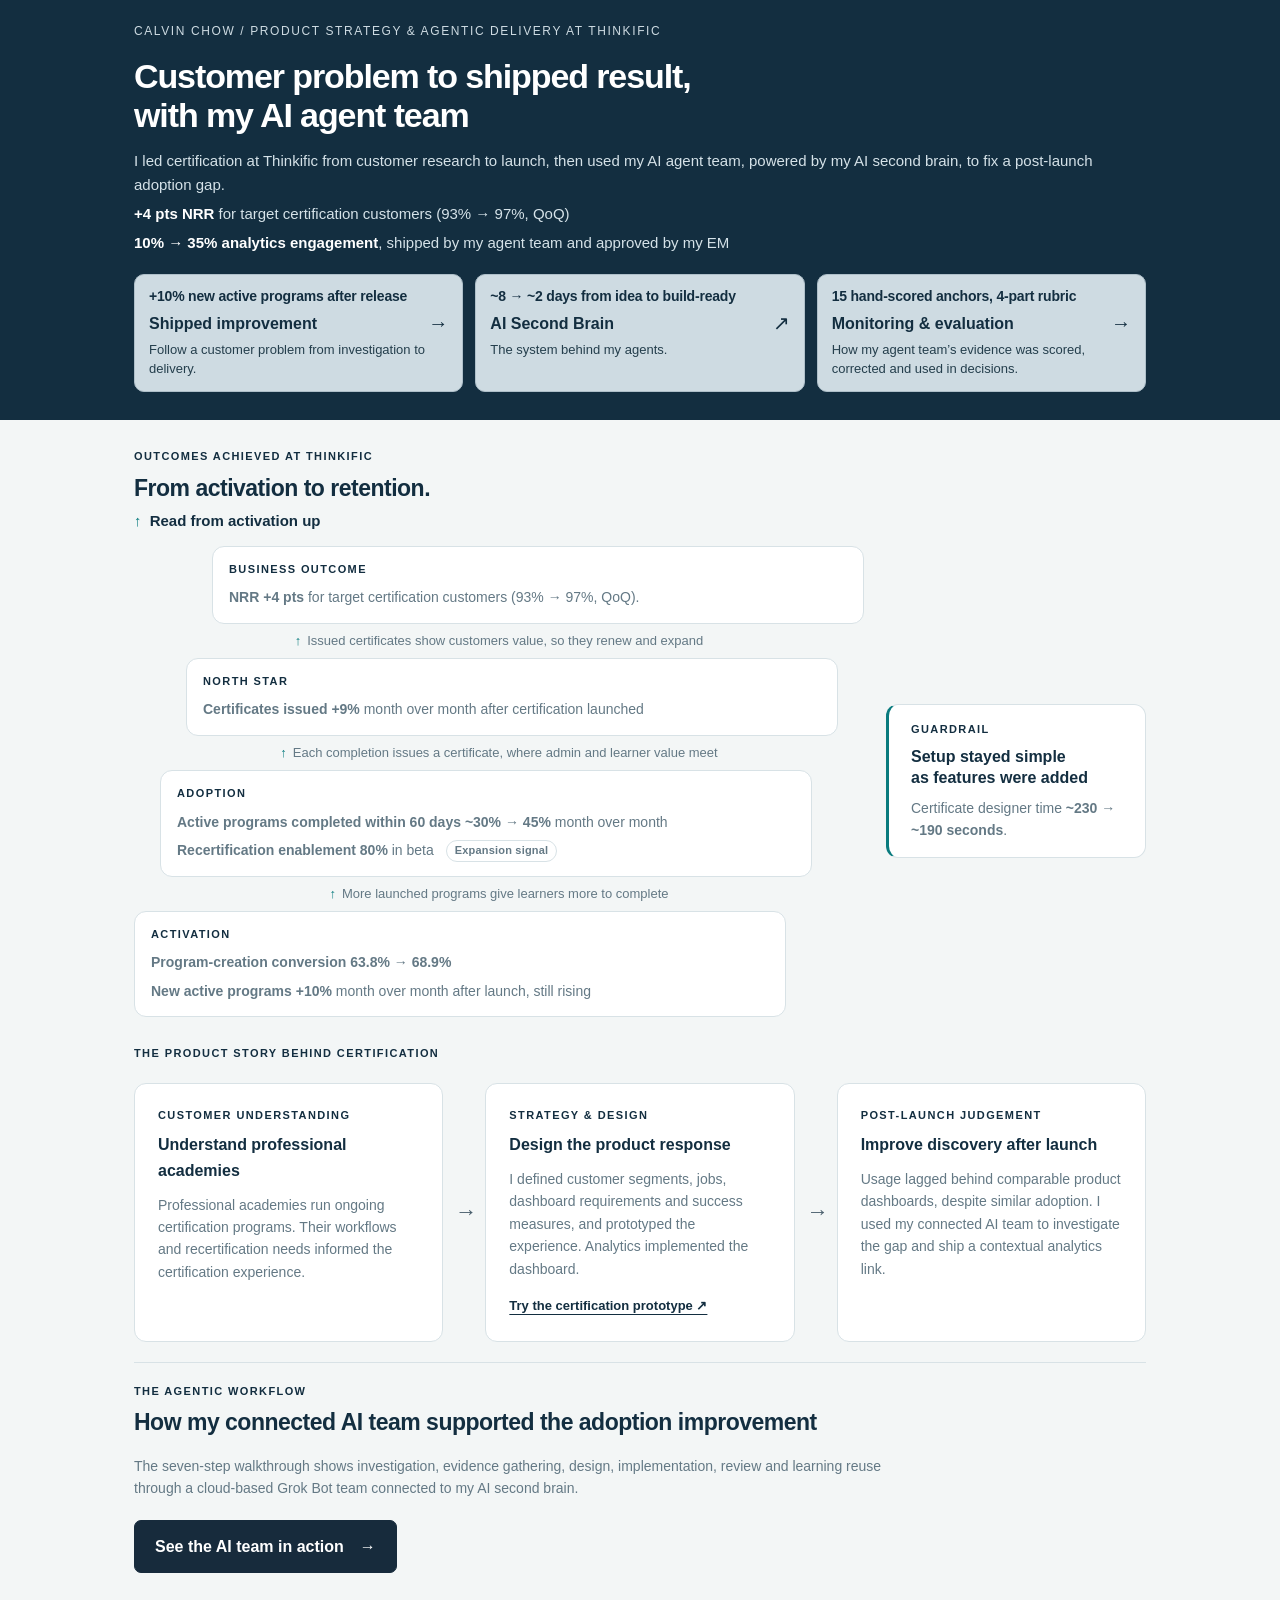
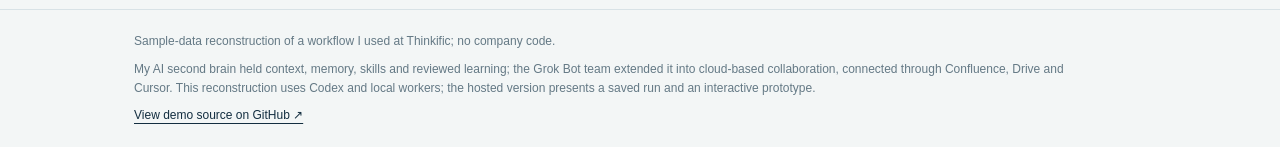
<file: web/cover.html>
<!doctype html>
<html lang="en">
<head><meta charset="utf-8"><meta name="viewport" content="width=device-width,initial-scale=1"><title>Calvin Chow · Agentic product workflow</title>
<style>
:root{--navy:#132e40;--action:#172b3c;--action-border:#172b3c;--action-hover:#36576b;--header-accent:#cedbe2;--hero-card:#cedbe2;--hero-border:#aebfc9;--hero-hover:#dce6eb;--teal:#097b7e;--muted:#647985;--line:#d8e2e6;--bg:#f3f6f6}*{box-sizing:border-box}body{margin:0;background:var(--bg);color:var(--navy);font:16px/1.6 -apple-system,BlinkMacSystemFont,"Segoe UI",sans-serif}a{color:var(--navy);text-underline-offset:4px}a:focus-visible{outline:3px solid #e8ad47;outline-offset:5px}.wrap{max-width:1140px;margin:auto;padding:0 5vw}header{background:var(--navy);color:white;padding:22px 0 28px}.name{font-size:12px;text-transform:uppercase;letter-spacing:1.6px;color:var(--header-accent)}.hero{max-width:none}.hero h1{margin:16px 0 14px}h1{font-size:32px;line-height:1.15;letter-spacing:-1.1px;margin:16px 0 14px;font-weight:650}@media(min-width:1200px){h1{font-size:34px}}.hero-lead{margin:0 0 20px}.hero-lead p{font-size:15px;line-height:1.55;color:#d5e2e8;max-width:none;margin:0}.hero-lead p+p{margin-top:6px}.hero-lead strong{color:#fff;font-weight:650}main.wrap{padding-top:28px;padding-bottom:36px}.intro{display:grid;grid-template-columns:repeat(3,1fr);gap:18px}.card{background:white;border:1px solid var(--line);border-radius:12px;padding:23px}h2{font-size:23px;line-height:1.3;letter-spacing:-.5px;margin:0 0 17px}h3{font-size:16px;margin:0 0 10px}.card p{color:var(--muted);font-size:14px;margin:0}.eyebrow{color:var(--navy);font-size:11px;text-transform:uppercase;letter-spacing:1.4px;font-weight:700;margin-bottom:8px}#strategy{margin-top:28px}.bottom{margin-top:20px}.workflow-bridge{margin-top:20px;padding-top:20px;border-top:1px solid var(--line)}.workflow-bridge p{font-size:14px;color:var(--muted);max-width:760px;margin:0}.actions{display:flex;align-items:center;flex-wrap:wrap;gap:18px}.cta{display:inline-flex;align-items:center;gap:16px;background:var(--action);color:white;padding:13px 20px;border-radius:7px;text-decoration:none;font-weight:650;border:1px solid var(--action-border)}.cta:hover{background:var(--action-hover)}footer{border-top:1px solid var(--line);padding:22px 0;font-size:12px;color:var(--muted)}footer p{margin:0 0 8px;max-width:950px}
html{scroll-behavior:smooth;scroll-padding-top:20px}.prototype-link{display:inline-block;font-size:13px;font-weight:650;margin-top:16px}.prototype-note{display:block;font-size:11px;color:var(--muted);margin-top:6px}#prototype{scroll-margin-top:30px}.story-label{margin-bottom:20px}.intro{grid-template-columns:minmax(0,1fr) 18px minmax(0,1fr) 18px minmax(0,1fr);gap:12px}.story-arrow{align-self:center;text-align:center;color:var(--navy);font-size:22px;line-height:1;opacity:.75}
.path-cards{display:grid;grid-template-columns:repeat(3,minmax(0,1fr));gap:12px;margin:0}.path-card{display:flex;flex-direction:column;gap:4px;min-height:100%;padding:12px 14px;border-radius:10px;border:1px solid var(--hero-border);background:var(--hero-card);text-decoration:none;color:var(--navy);transition:background .15s,border-color .15s}.path-card:hover{background:var(--hero-hover);border-color:var(--hero-border)}.path-kicker{font-size:14px;font-weight:700;line-height:1.35;letter-spacing:-.2px}.path-title{display:flex;align-items:center;justify-content:space-between;gap:12px;font-size:16px;font-weight:650;line-height:1.35}.path-title>span{color:var(--navy);font-size:20px;font-weight:400}.path-description{font-size:13px;line-height:1.45;color:#243e4c}
.ladder-layout{display:grid;grid-template-columns:minmax(0,1fr) 260px;gap:22px;align-items:center}.ladder{list-style:none;padding:0;margin:0;display:flex;flex-direction:column-reverse}.rung{background:#fff;border:1px solid var(--line);border-radius:12px;padding:14px 16px}.ladder .rung:nth-child(1){margin-right:78px}.ladder .rung:nth-child(3){margin-left:26px;margin-right:52px}.ladder .rung:nth-child(5){margin-left:52px;margin-right:26px}.ladder .rung:nth-child(7){margin-left:78px}.rung h3{margin:0 0 6px}.rung p{margin:0;color:var(--muted);font-size:14px}.signal{display:inline-block;margin-left:8px;padding:1px 8px;border:1px solid var(--line);border-radius:999px;color:var(--muted);font-size:11px;font-weight:650;letter-spacing:.2px;line-height:1.6;vertical-align:1px}.rung p+p{margin-top:6px}.rung-link{padding:8px 18px;text-align:center;color:var(--muted);font-size:13px;line-height:1.4}.rung-link span{color:var(--teal);font-weight:650;margin-right:6px}.guardrail{background:#fff;border:1px solid var(--line);border-left:3px solid var(--teal);border-radius:12px;padding:16px 14px 16px 22px}.outcomes-head{display:flex;align-items:baseline;justify-content:space-between;gap:16px;margin:0 0 8px}.outcomes-head h2{margin:0}.ladder-cue{margin:0 0 14px;font-size:15px;font-weight:650;color:var(--navy);line-height:1.35}.ladder-cue span{color:var(--teal);margin-right:4px}.guardrail h3{margin:0 0 8px;line-height:1.3}.guardrail h3 span{white-space:nowrap}.guardrail p{margin:0;color:var(--muted);font-size:14px}
@media(max-width:900px){.path-cards{grid-template-columns:1fr}}
@media(max-width:760px){.intro{grid-template-columns:minmax(0,1fr);gap:14px}.ladder-layout{grid-template-columns:1fr}.ladder-heading,.outcomes-head{flex-wrap:wrap}.ladder-cue{white-space:normal}.ladder .rung{margin:0!important}.wrap{padding:0 6vw}header{padding-bottom:24px}.card{padding:20px}.story-arrow{justify-self:center;transform:rotate(90deg)}}
@media(prefers-reduced-motion:reduce){html{scroll-behavior:auto}.path-card{transition:none}}
</style><script defer src="analytics.js"></script>
</head>
<body><header><div class="wrap"><div class="name">Calvin Chow / Product strategy &amp; agentic delivery at Thinkific</div><div class="hero"><h1>Customer problem to shipped result,<br>with my AI agent team</h1><!-- 10% → 35% metric name: analytics engagement --><div class="hero-lead"><p>I led certification at Thinkific from customer research to launch, then used my AI agent team, powered by my AI second brain, to fix a post-launch adoption gap.</p><p><strong>+4 pts NRR</strong> for target certification customers (93% → 97%, QoQ)</p><p><strong>10% → 35% analytics engagement</strong>, shipped by my agent team and approved by my EM</p></div><div class="path-cards" aria-label="Explore the agent team"><a class="path-card" href="/workflow"><span class="path-kicker">+10% new active programs after release</span><span class="path-title">Shipped improvement <span aria-hidden="true">→</span></span><span class="path-description">Follow a customer problem from investigation to delivery.</span></a><a class="path-card" href="https://calvin-chow-pm.github.io/pm-ai-second-brain/"><span class="path-kicker">~8 → ~2 days from idea to build-ready</span><span class="path-title">AI Second Brain <span aria-hidden="true">↗</span></span><span class="path-description">The system behind my agents.</span></a><a class="path-card" href="system.html"><span class="path-kicker">15 hand-scored anchors, 4-part rubric</span><span class="path-title">Monitoring &amp; evaluation <span aria-hidden="true">→</span></span><span class="path-description">How my agent team’s evidence was scored, corrected and used in decisions.</span></a></div></div></div></header>
<main class="wrap">
<section class="outcomes" id="outcomes"><div class="eyebrow">Outcomes achieved at Thinkific</div><div class="outcomes-head"><h2>From activation to retention.</h2></div><p class="ladder-cue"><span aria-hidden="true">↑</span> Read from activation up</p><div class="ladder-layout"><ol class="ladder"><li class="rung"><div class="eyebrow">Activation</div><p><strong>Program-creation conversion</strong> <strong>63.8% → 68.9%</strong></p><p><strong>New active programs +10%</strong> month over month after launch, still rising</p></li><li class="rung-link"><span aria-hidden="true">↑</span>More launched programs give learners more to complete</li><li class="rung"><div class="eyebrow">Adoption</div><p><strong>Active programs completed within 60 days</strong> <strong>~30% → 45%</strong> month over month</p><p><strong>Recertification enablement</strong> <strong>80%</strong> in beta <span class="signal">Expansion signal</span></p></li><li class="rung-link"><span aria-hidden="true">↑</span>Each completion issues a certificate, where admin and learner value meet</li><li class="rung"><div class="eyebrow">North star</div><p><strong>Certificates issued +9%</strong> month over month after certification launched</p></li><li class="rung-link"><span aria-hidden="true">↑</span>Issued certificates show customers value, so they renew and expand</li><li class="rung"><div class="eyebrow">Business outcome</div><p><strong>NRR</strong> <strong>+4 pts</strong> for target certification customers (93% → 97%, QoQ).</p></li></ol><aside class="guardrail"><div class="eyebrow">Guardrail</div><h3><span>Setup stayed simple</span><br>as features were added</h3><p>Certificate designer time <strong>~230 → ~190 seconds</strong>.</p></aside></div></section>
<section id="strategy" aria-label="Product strategy"><div class="eyebrow story-label">The product story behind certification</div><div class="intro"><section class="card"><div class="eyebrow">Customer understanding</div><h3>Understand professional academies</h3><p>Professional academies run ongoing certification programs. Their workflows and recertification needs informed the certification experience.</p></section><span class="story-arrow" aria-hidden="true">→</span><section class="card"><div class="eyebrow">Strategy &amp; design</div><h3>Design the product response</h3><p>I defined customer segments, jobs, dashboard requirements and success measures, and prototyped the experience. Analytics implemented the dashboard.</p><a class="prototype-link" id="prototype" href="https://calvin-chow-pm.github.io/agentic-product-workflow/prototype.html?view=overview">Try the certification prototype ↗</a></section><span class="story-arrow" aria-hidden="true">→</span><section class="card"><div class="eyebrow">Post-launch judgement</div><h3>Improve discovery after launch</h3><p>Usage lagged behind comparable product dashboards, despite similar adoption. I used my connected AI team to investigate the gap and ship a contextual analytics link.</p></section></div>
</section>
<section class="workflow-bridge" aria-labelledby="workflow-heading"><div class="eyebrow">The agentic workflow</div><h2 id="workflow-heading">How my connected AI team supported the adoption improvement</h2><p>The seven-step walkthrough shows investigation, evidence gathering, design, implementation, review and learning reuse through a cloud-based Grok Bot team connected to my AI second brain.</p><div class="actions bottom"><a class="cta" href="/workflow">See the AI team in action <span aria-hidden="true">→</span></a></div></section></main>
<footer><div class="wrap"><p>Sample-data reconstruction of a workflow I used at Thinkific; no company code.</p><p>My AI second brain held context, memory, skills and reviewed learning; the Grok Bot team extended it into cloud-based collaboration, connected through Confluence, Drive and Cursor. This reconstruction uses Codex and local workers; the hosted version presents a saved run and an interactive prototype.</p><a href="https://github.com/calvin-chow-pm/agentic-product-workflow">View demo source on GitHub ↗</a></div></footer></body></html>
</file>
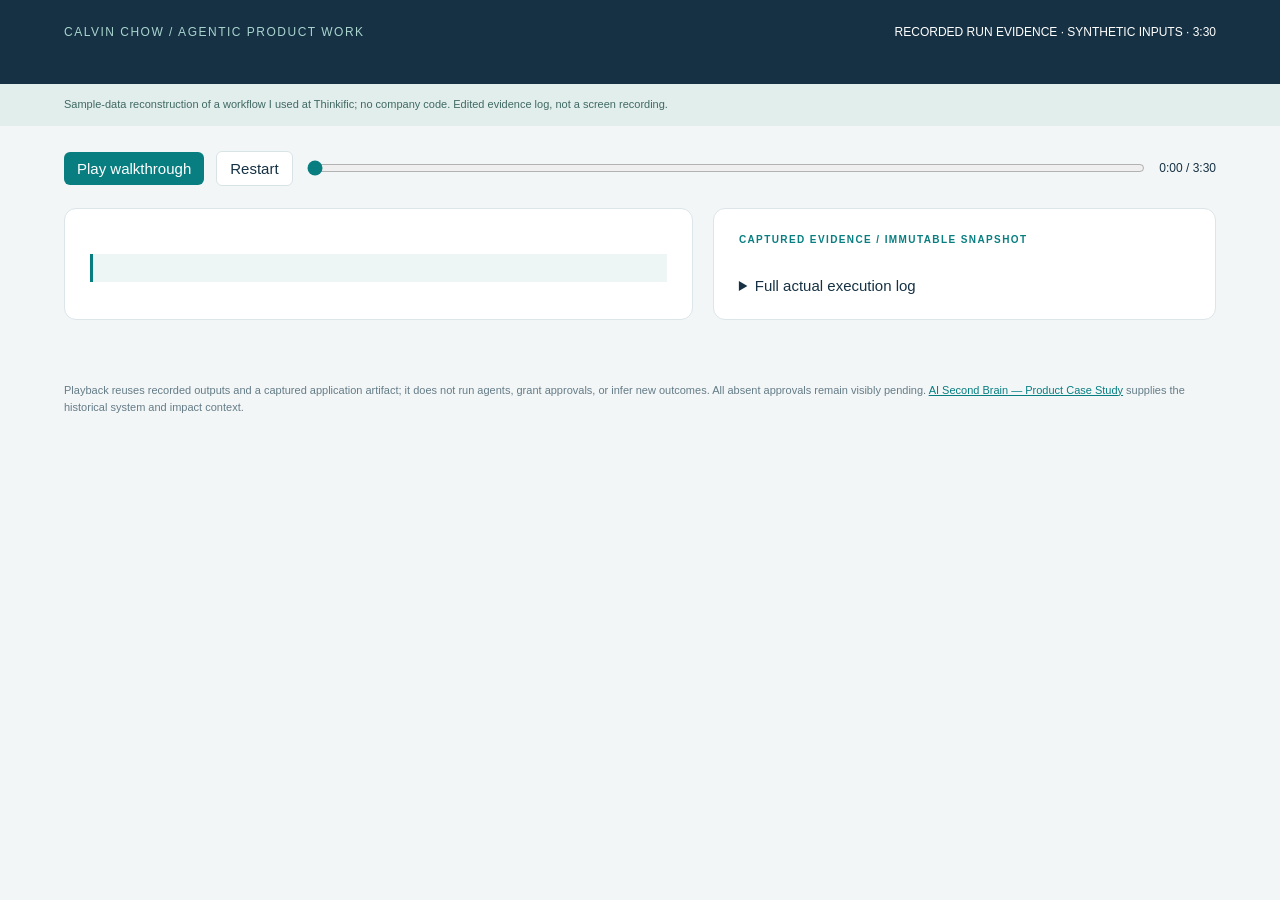
<file: web/playback.html>
<!doctype html><html lang="en"><head><meta charset="utf-8"><meta name="viewport" content="width=device-width,initial-scale=1"><title>Calvin Chow · Recorded workflow walkthrough</title><style>
*{box-sizing:border-box}body{margin:0;background:#f3f6f7;color:#153143;font:15px -apple-system,BlinkMacSystemFont,"Segoe UI",sans-serif}header{background:#153143;color:white;padding:25px 5vw}.top{display:flex;justify-content:space-between;gap:15px;align-items:center;font-size:12px}.top span{letter-spacing:1.5px;text-transform:uppercase;color:#a9d4cf}h1{font-size:34px;font-weight:650;letter-spacing:-1px;margin:20px 0 8px}.sub{color:#bdcdd6;font-size:15px;line-height:1.6}.disclosure{background:#e1eeeb;padding:12px 5vw;font-size:11px;line-height:1.6;color:#416964}main{max-width:1450px;padding:25px 5vw;margin:auto}.controls{display:flex;gap:12px;align-items:center;margin-bottom:22px}button{font:inherit;border:1px solid #d7e3e5;background:white;border-radius:6px;padding:8px 13px;cursor:pointer;color:#153143}button:focus-visible{outline:3px solid #e8b049;outline-offset:2px}#play{background:#087e81;color:white;border:0}input{flex:1;accent-color:#087e81}.time{font-variant-numeric:tabular-nums;font-size:12px;white-space:nowrap}.body{display:grid;grid-template-columns:1.25fr 1fr;gap:20px}.panel{padding:25px;background:white;border:1px solid #dce5e8;border-radius:12px}.eyebrow{font-size:10px;letter-spacing:1.4px;text-transform:uppercase;color:#087e81;font-weight:700}.takeaway{font-size:20px;line-height:1.6;margin:15px 0 20px}.note{border-left:3px solid #087e81;background:#eef6f5;padding:14px 17px;font-size:12px;line-height:1.7;color:#42666c}.events{font-size:12px;line-height:1.6}.event{padding:12px 0;border-bottom:1px solid #dce5e8}.event small{display:block;color:#647c87;font-size:10px;margin-top:5px}pre{font:11px/1.65 ui-monospace,SFMono-Regular,monospace;white-space:pre-wrap;word-break:break-word;color:#42616d;max-height:420px;overflow:auto;margin:16px 0}.chapter-list{display:flex;flex-wrap:wrap;gap:7px;margin-top:25px}.chapter-list button{font-size:11px;padding:8px 10px}.chapter-list button.active{background:#087e81;color:#fff;border-color:#087e81}iframe{width:100%;height:500px;border:1px solid #dce5e8;border-radius:8px;margin-top:15px}a{color:#087e81}footer{padding:12px 5vw 25px;color:#647c87;font-size:11px;line-height:1.6}@media(max-width:900px){.body{grid-template-columns:1fr}h1{font-size:27px}.top{align-items:flex-start;flex-direction:column}.controls{flex-wrap:wrap}.takeaway{font-size:17px}}
</style><script defer src="analytics.js"></script>
</head><body><header><div class="top"><span>Calvin Chow / Agentic product work</span><div>RECORDED RUN EVIDENCE · SYNTHETIC INPUTS · 3:30</div></div><h1 id="title"></h1><div class="sub" id="subtitle"></div></header><div class="disclosure">Sample-data reconstruction of a workflow I used at Thinkific; no company code. Edited evidence log, not a screen recording.</div><main><div class="controls"><button id="play">Play walkthrough</button><button id="restart">Restart</button><input id="seek" aria-label="Walkthrough position" type="range" min="0" max="210" value="0" step="1"><span class="time" id="time">0:00 / 3:30</span></div><div class="body"><section class="panel"><div class="eyebrow" id="chapter-label"></div><div class="takeaway" id="takeaway"></div><div class="note" id="note"></div><div class="events" id="events"></div><div id="application"></div></section><section class="panel"><div class="eyebrow">Captured evidence / immutable snapshot</div><pre id="evidence"></pre><details><summary>Full actual execution log</summary><pre id="full-log"></pre></details></section></div><div class="chapter-list" id="chapters"></div></main><footer>Playback reuses recorded outputs and a captured application artifact; it does not run agents, grant approvals, or infer new outcomes. All absent approvals remain visibly pending. <a href="https://calvin-chow-pm.github.io/pm-ai-second-brain/">AI Second Brain — Product Case Study</a> supplies the historical system and impact context.</footer><script>
const recording={{PAYLOAD}};const chapters=recording.chapters;let seconds=0,playing=false,last=null,current=-1;const $=s=>document.querySelector(s);const safe=v=>String(v).replace(/[&<>"']/g,c=>({'&':'&amp;','<':'&lt;','>':'&gt;','"':'&quot;',"'":'&#39;'}[c]));const starts=[];let total=0;chapters.forEach(c=>{starts.push(total);total+=c.duration});$('#seek').max=total;const clock=n=>Math.floor(n/60)+':'+String(Math.floor(n%60)).padStart(2,'0');
function render(){const index=starts.findLastIndex?starts.findLastIndex(v=>v<=seconds):starts.reduce((a,v,i)=>v<=seconds?i:a,0);$('#seek').value=seconds;$('#time').textContent=clock(seconds)+' / '+clock(total);if(index===current)return;current=index;const c=chapters[index];$('#title').textContent=c.title;$('#subtitle').textContent=c.subtitle;$('#takeaway').textContent=c.takeaway;$('#chapter-label').textContent='Chapter '+(index+1)+' / '+chapters.length;$('#note').textContent='Exported from actual local execution on '+new Date(recording.run.created_at).toLocaleDateString()+'. Agent reasoning is recorded; all numerical inputs are synthetic. Human review: '+(recording.run.human_review?'recorded':'pending')+'. Local release: '+(recording.run.released?'completed':'pending')+'.';$('#events').innerHTML=c.events.slice(-4).map(e=>'<div class="event"><strong>'+safe(e.title)+'</strong><small>'+safe(e.actor)+' · actual event '+e.id+' · '+safe(e.at)+'</small></div>').join('');$('#evidence').textContent=JSON.stringify(c.evidence,null,2);$('#full-log').textContent=JSON.stringify(recording.run.events,null,2);$('#application').innerHTML=index===5?'<button id="before">Captured baseline</button> <button id="after">Captured candidate</button><iframe id="artifact" title="Captured application artifact" sandbox="allow-scripts"></iframe>':'';if(index===5){const set=v=>$('#artifact').srcdoc=v;set(recording.candidate);$('#before').onclick=()=>set(recording.baseline);$('#after').onclick=()=>set(recording.candidate)}$('#chapters').innerHTML=chapters.map((c,i)=>'<button '+(i===index?'class="active"':'')+' onclick="jump('+i+')">'+(i+1)+' · '+safe(c.title)+'</button>').join('')}
function jump(i){seconds=starts[i];last=null;render()}$('#seek').oninput=e=>{seconds=Number(e.target.value);last=null;render()};$('#restart').onclick=()=>jump(0);$('#play').onclick=()=>{playing=!playing;last=null;$('#play').textContent=playing?'Pause':'Play walkthrough'};function tick(ms){if(playing){if(last!==null)seconds=Math.min(total,seconds+(ms-last)/1000);last=ms;if(seconds>=total){playing=false;$('#play').textContent='Replay';seconds=total-.001;last=null}render()}requestAnimationFrame(tick)}render();requestAnimationFrame(tick);
</script></body></html>
</file>
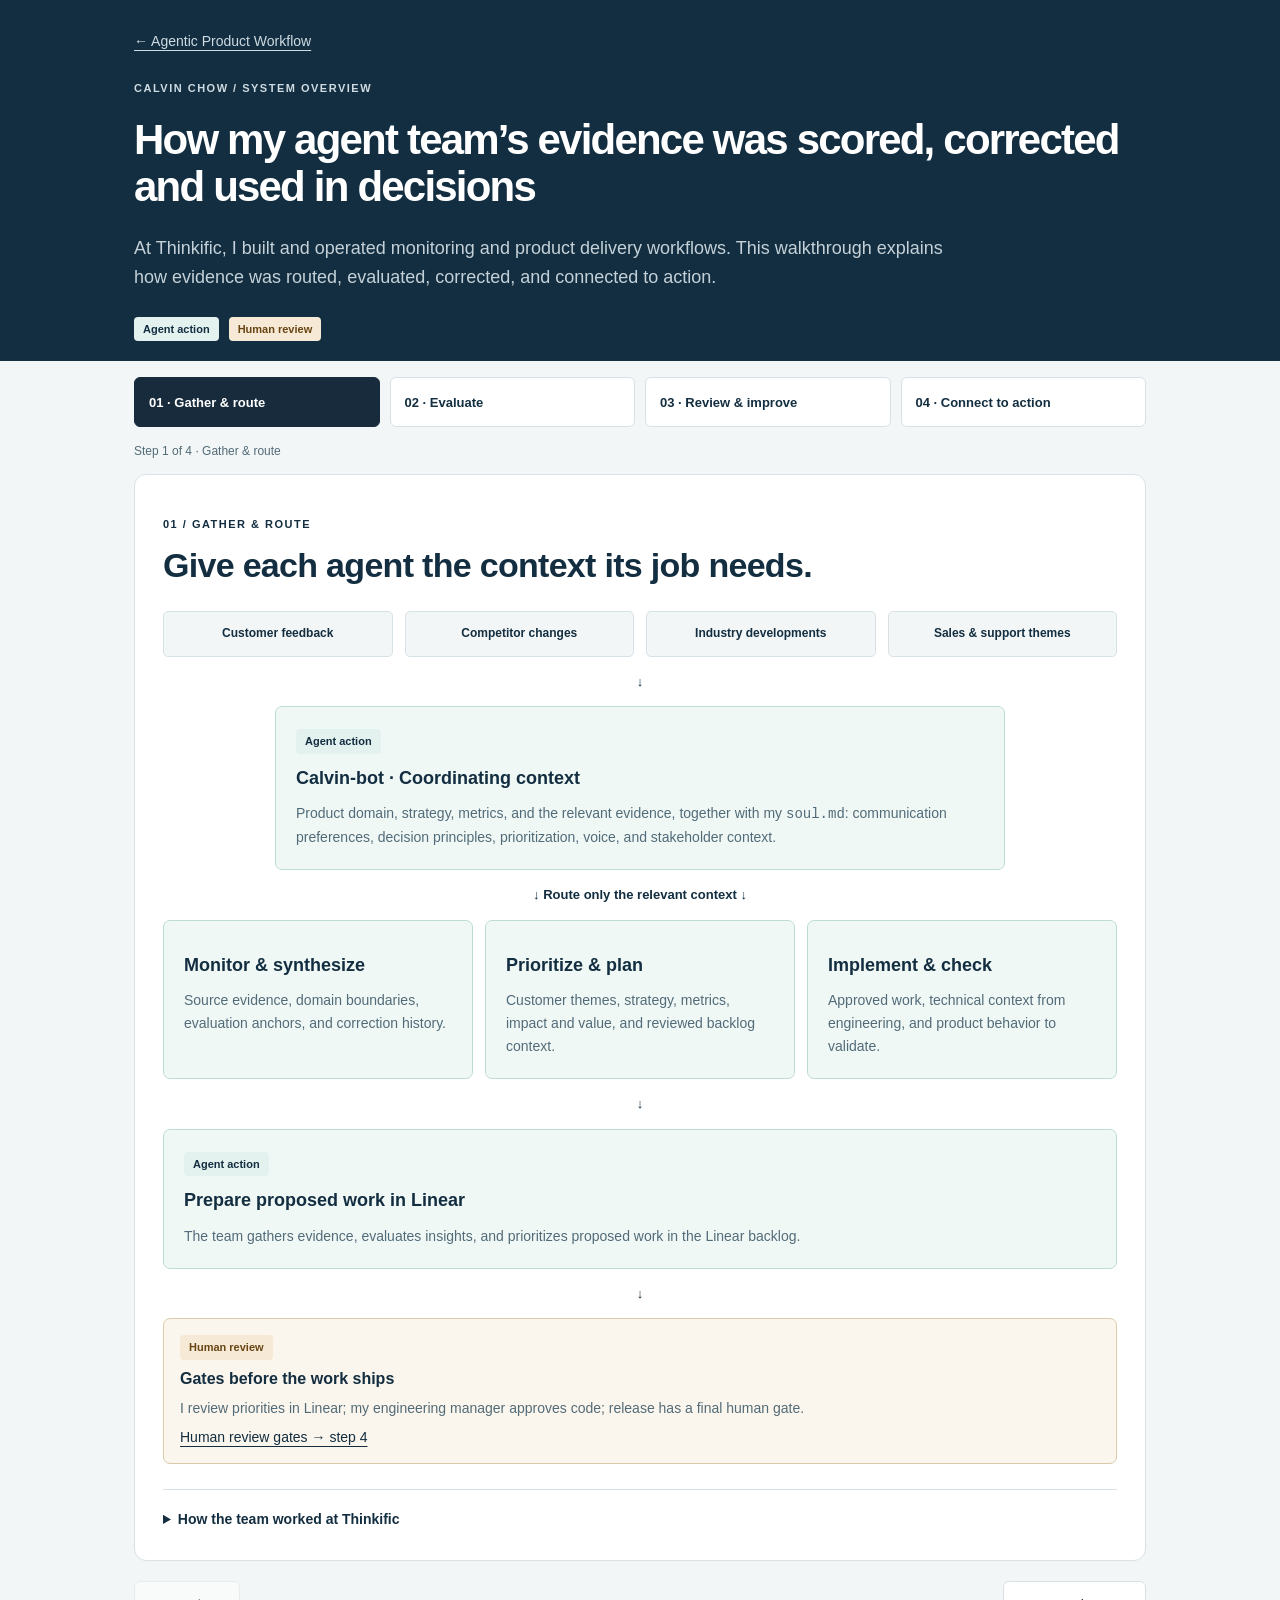
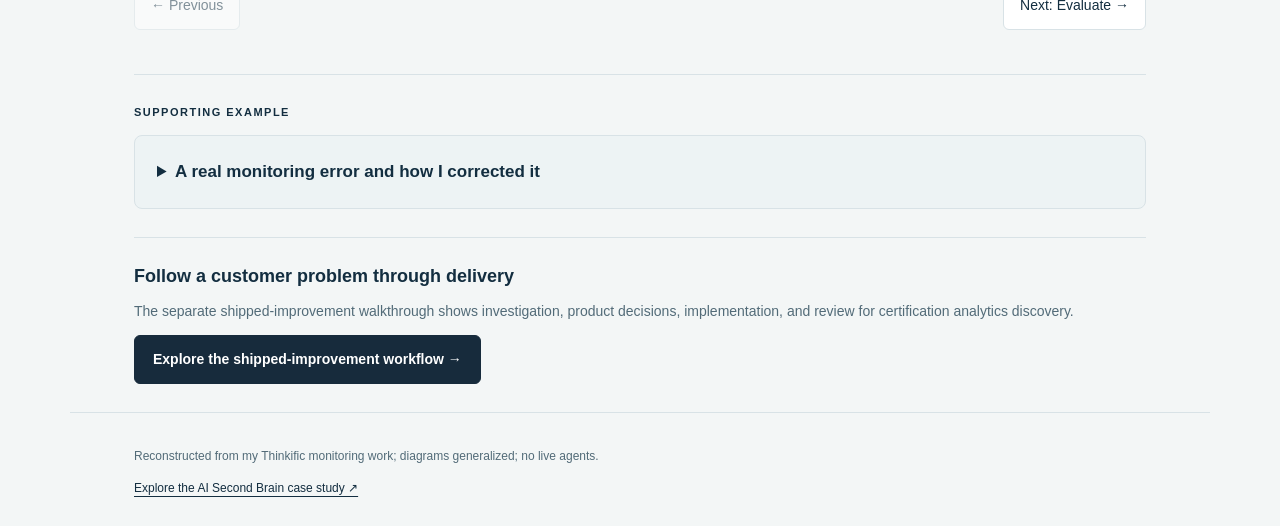
<file: web/system.html>
<!doctype html>
<html lang="en">
<head><meta charset="utf-8"><meta name="viewport" content="width=device-width,initial-scale=1"><meta name="description" content="How Calvin Chow coordinated monitoring agents, evaluated insights, and connected human-reviewed recommendations to product actions."><title>Monitoring, evaluation &amp; human judgment · Calvin Chow</title><link rel="stylesheet" href="system.css?v=20261013-cta-gap"><script src="system.js" defer></script><script defer src="analytics.js"></script>
</head>
<body><a class="skip" href="#walkthrough">Skip to walkthrough</a>
<header><div class="wrap"><a class="back" href="index.html">← Agentic Product Workflow</a><p class="eyebrow">Calvin Chow / System overview</p><h1>How my agent team’s evidence was scored, corrected and used in decisions</h1><p class="deck">At Thinkific, I built and operated monitoring and product delivery workflows. This walkthrough explains how evidence was routed, evaluated, corrected, and connected to action.</p><div class="legend"><span class="badge agent">Agent action</span><span class="badge human">Human review</span></div></div></header>
<main class="wrap" id="walkthrough">
<nav class="steps" aria-label="Walkthrough steps">
<button type="button" data-step="0" aria-pressed="true" aria-controls="gather">01 · Gather &amp; route</button>
<button type="button" data-step="1" aria-pressed="false" aria-controls="evaluate">02 · Evaluate</button>
<button type="button" data-step="2" aria-pressed="false" aria-controls="review">03 · Review &amp; improve</button>
<button type="button" data-step="3" aria-pressed="false" aria-controls="receipt">04 · Connect to action</button>
</nav>
<p class="progress" id="progress" aria-live="polite">Step 1 of 4 · Gather &amp; route</p>
<section id="gather" class="panel" aria-labelledby="gather-title">
<p class="eyebrow">01 / Gather &amp; route</p><h2 id="gather-title">Give each agent the context its job needs.</h2>
<div class="architecture" aria-label="Evidence flows to a broad coordinating context and focused specialist context, with Calvin reviewing consequential decisions.">
<div class="source-row"><span>Customer feedback</span><span>Competitor changes</span><span>Industry developments</span><span>Sales &amp; support themes</span></div>
<div class="connector" aria-hidden="true">↓</div>
<article class="agent-box coordinator"><span class="badge agent">Agent action</span><h3>Calvin-bot · Coordinating context</h3><p>Product domain, strategy, metrics, and the relevant evidence, together with my <code>soul.md</code>: communication preferences, decision principles, prioritization, voice, and stakeholder context.</p></article>
<div class="connector" aria-hidden="true">↓ Route only the relevant context ↓</div>
<div class="specialists"><article class="agent-box"><h3>Monitor &amp; synthesize</h3><p>Source evidence, domain boundaries, evaluation anchors, and correction history.</p></article><article class="agent-box"><h3>Prioritize &amp; plan</h3><p>Customer themes, strategy, metrics, impact and value, and reviewed backlog context.</p></article><article class="agent-box"><h3>Implement &amp; check</h3><p>Approved work, technical context from engineering, and product behavior to validate.</p></article></div>
<div class="connector" aria-hidden="true">↓</div><article class="agent-box"><span class="badge agent">Agent action</span><h3>Prepare proposed work in Linear</h3><p>The team gathers evidence, evaluates insights, and prioritizes proposed work in the Linear backlog.</p></article>
<div class="connector" aria-hidden="true">↓</div>
<article class="human-box compact-review"><span class="badge human">Human review</span><h3>Gates before the work ships</h3><p>I review priorities in Linear; my engineering manager approves code; release has a final human gate.</p><p class="review-jump"><a href="#receipt" data-goto-step="3">Human review gates → step 4</a></p></article></div>
<details><summary>How the team worked at Thinkific</summary><p>At Thinkific, I built and operated customer-feedback grouping and prioritization, competitive and industry monitoring, sales/support synthesis, and product delivery workflows. Alongside another PM leading AI experimentation, I tested, implemented, and shared these workflows.</p><p>Competitive monitoring covered credentialing, pricing, packaging, and monetization, with a daily digest and weekly brief. Specialist context was kept focused instead of giving every agent every memory.</p></details>

</section>
<section id="evaluate" class="panel" hidden aria-labelledby="evaluate-title">
<p class="eyebrow">02 / Evaluate</p><h2 id="evaluate-title">Scored on 4 dimensions against 15 hand-scored examples</h2><p class="lead">I manually scored 15 past competitive insights to establish anchors. Each dimension was scored separately: <strong>0 = fails</strong>, <strong>2 = partially meets</strong>, <strong>4 = strongly meets</strong>. Approval history was a separate routing signal, not an accuracy measure.</p>
<p class="lead">Real example: an agent read a competitor’s support-page update as a new, plan-exclusive launch. The page said neither. <a href="#supporting-example">See the correction ↓</a></p>
<div class="rubric"><article><h3>Accuracy</h3><p>Does the insight faithfully reflect its source evidence?</p></article><article><h3>Relevance</h3><p>Does it belong to the product domain and question being considered?</p></article><article><h3>Usefulness</h3><p>Does it help a product decision or a meaningful next step?</p></article><article><h3>Information gain</h3><p>Does it add something beyond what the system already knows?</p></article></div>

</section>
<section id="review" class="panel" hidden aria-labelledby="review-title">
<p class="eyebrow">03 / Review &amp; improve</p><h2 id="review-title">Make feedback specific enough to act on.</h2>
<div class="review-grid"><article class="human-box"><span class="badge human">Human review</span><h3>Give diagnostic feedback</h3><dl><dt>Failure reason</dt><dd>What went wrong?</dd><dt>Expected correction</dt><dd>What should change?</dd><dt>Affected component</dt><dd>Which role or part of the workflow needs the correction?</dd></dl></article><article class="agent-box"><span class="badge agent">Agent action</span><h3>Keep learning relevant to each role</h3><p>Reviewed corrections update the relevant specialist’s memory and instructions. Calvin-bot keeps the broader decision context.</p></article></div>
<h3 class="subheading">Check changes before relying on them</h3><ol class="checks"><li><strong>Reviewed memory updates</strong><p>I reviewed consequential updates before applying them to future work.</p></li><li><strong>Historical replay</strong><p>I replayed the existing memory queue to compare outputs before and after a consequential update.</p></li><li><strong>One-week parallel comparison</strong><p>New insights went through old and new evaluation approaches for a week so I could compare differences.</p></li><li><strong>Source sampling every two weeks</strong><p>Every two weeks, I manually sampled sources to check collection, evidence extraction, grouping, and scoring.</p></li></ol>

</section>
<section id="receipt" class="panel" hidden aria-labelledby="receipt-title">
<p class="eyebrow">04 / Connect to action</p><h2 id="receipt-title">Learn from what happened after approval.</h2><p class="lead">When an insight influenced product work, I kept a lightweight decision receipt linking the evidence to the decision, action, and observed outcome.</p>
<div class="receipt agent-box"><span class="badge agent">Agent record</span><h3>Keep the decision trail together</h3><ol><li><strong>Evidence</strong><p>Sources and the customer or business problem.</p></li><li><strong>Recommendation</strong><p>The proposed response and its reasoning.</p></li><li><strong>Human decision</strong><p>What I approved, changed, or declined, and why.</p></li><li><strong>Product action</strong><p>What was actually implemented.</p></li><li><strong>Observed outcome</strong><p>What happened, supported by evidence and its limits.</p></li></ol></div>
<p class="lead">The receipt feeds relevant outcomes back to the coordinating and specialist agents, so they can learn beyond whether a suggestion was approved.</p>
<div class="human-box"><span class="badge human">Human review</span><h3>Review the work before it ships</h3><p>I review priorities in Linear and validate product behavior; my engineering manager approves code; release has a final human gate.</p></div>
</section>
<div class="navigation"><button type="button" id="previous" disabled>← Previous</button><button type="button" id="next">Next: Evaluate →</button></div>
<section class="supporting-example" id="supporting-example" aria-labelledby="supporting-example-label"><p class="eyebrow" id="supporting-example-label">Supporting example</p>
<details class="case-study"><summary>A real monitoring error and how I corrected it</summary><p class="case-note">Reconstructed from a competitor-monitoring incident at Thinkific; wording is paraphrased.</p><h3>The signal</h3><p>A competitor changed its certification analytics support page. It described analytics exports across plans, with capabilities depending on plan level, and still did not fully support direct API integration with customers’ custom data warehouses.</p><h3>The agent’s interpretation</h3><p>Certification analytics access, exports, and warehouse integrations were all new and exclusive to the competitor’s Plus-equivalent plan.</p><h3>The correction</h3><p>The page did not establish that launch or exclusivity. Analytics access, plan-dependent exports, and warehouse integration needed to be evaluated separately, with the integration limitation preserved.</p><h3>Why it mattered</h3><p>A relevant competitive signal can still be inaccurate. Checking the source exposed an unsupported premise for a product or packaging response.</p></details>
</section>
<div class="delivery-link"><h3>Follow a customer problem through delivery</h3><p>The separate shipped-improvement walkthrough shows investigation, product decisions, implementation, and review for certification analytics discovery.</p><a class="cta" href="workflow.html">Explore the shipped-improvement workflow →</a></div>

</main><footer class="wrap"><p>Reconstructed from my Thinkific monitoring work; diagrams generalized; no live agents.</p><a href="https://calvin-chow-pm.github.io/pm-ai-second-brain/">Explore the AI Second Brain case study ↗</a></footer></body></html>
</file>
<file: web/system.css>
:root{--navy:#132e40;--action:#172b3c;--action-border:#172b3c;--action-hover:#36576b;--header-accent:#cedbe2;--teal:#097b7e;--muted:#526b78;--line:#d8e2e6;--bg:#f3f6f6;--gold:#785321}*{box-sizing:border-box}body{margin:0;background:var(--bg);color:var(--navy);font:16px/1.65 -apple-system,BlinkMacSystemFont,"Segoe UI",sans-serif}a{color:var(--navy);text-underline-offset:4px}button{font:inherit;cursor:pointer}a:focus-visible,button:focus-visible,summary:focus-visible{outline:3px solid #d89b32;outline-offset:4px}[hidden]{display:none!important}.wrap{max-width:1140px;margin:auto;padding:0 5vw}header{background:var(--navy);color:white;padding:28px 0 20px}.back{color:var(--header-accent);font-size:14px}.eyebrow{font-size:11px;letter-spacing:1.5px;text-transform:uppercase;font-weight:700;color:var(--navy)}header .eyebrow{color:var(--header-accent);margin-top:25px}h1{font-size:clamp(34px,4.2vw,42px);line-height:1.12;letter-spacing:-1.8px;max-width:780px;margin:18px 0 24px}h2{font-size:clamp(26px,3vw,34px);line-height:1.2;letter-spacing:-.7px;margin:12px 0 22px}h3{font-size:18px;line-height:1.35;margin:12px 0}p{margin:12px 0}.deck{font-size:18px;max-width:820px;color:#c4d1d8}.scope{font-size:12px;max-width:810px;color:#bacbd3;margin-top:20px}.legend{display:flex;gap:10px;flex-wrap:wrap;margin-top:24px}.badge{display:inline-block;border-radius:4px;padding:4px 9px;font-size:11px;font-weight:700;line-height:1.5}.agent{background:#e3f1ef;color:var(--navy)}.human{background:#f6e9d6;color:#684513}.example{background:#e9edf1;color:#344f62}.steps{display:grid;grid-template-columns:repeat(4,1fr);gap:10px;margin:16px 0 15px}.steps button{border:1px solid var(--line);background:white;color:var(--navy);border-radius:6px;text-align:left;padding:10px 14px;font-size:13px;font-weight:650;min-height:50px}.steps button[aria-pressed=true]{background:var(--action);color:white;border-color:var(--action-border)}.progress{font-size:12px;color:var(--muted)}.panel{background:white;border:1px solid var(--line);border-radius:12px;padding:28px;margin-bottom:20px}.panel>p:not(.eyebrow){color:var(--muted)}.source-row,.specialists,.rubric{display:grid;grid-template-columns:repeat(4,1fr);gap:12px}.source-row span{padding:12px;background:var(--bg);border:1px solid var(--line);border-radius:5px;font-size:12px;font-weight:650;text-align:center}.specialists{grid-template-columns:repeat(3,1fr)}.agent-box,.human-box,.rubric article{border:1px solid #bedbd7;border-radius:7px;background:#f0f8f6;padding:20px}.agent-box p,.human-box p,.rubric p{font-size:14px;color:var(--muted);margin-bottom:0}.human-box{border-color:#ddcaaa;background:#fbf6ed}.coordinator{max-width:730px;margin:auto}.connector{text-align:center;color:var(--navy);font-size:13px;font-weight:650;padding:14px}.architecture{margin:25px 0}.example-card{background:#f3f6fa;border:1px solid #d0dce5;border-radius:8px;padding:22px;margin-top:28px}.example-card p,.example-card blockquote{font-size:14px}.example-card blockquote{margin:16px 0;padding-left:16px;border-left:3px solid var(--teal)}.lead{max-width:870px}.rubric{margin-top:24px}.rubric article{padding:16px}.rubric h3{font-size:16px;margin-top:0}.rubric p{font-size:13px}.table-wrap{overflow-x:auto}table{border-collapse:collapse;width:100%;font-size:13px;margin-top:18px}caption{text-align:left;color:var(--muted);margin-bottom:10px}th,td{border-bottom:1px solid #d0dce5;text-align:left;vertical-align:top;padding:12px 10px}th[scope=row]{min-width:115px}td:nth-child(2){min-width:145px}.human-callout{padding-top:14px}.human-callout .badge{margin-right:8px}.review-grid{display:grid;grid-template-columns:1fr 1fr;gap:20px}dl{font-size:14px}dt{font-weight:700;margin-top:14px}dd{margin:4px 0 0;color:var(--muted)}.subheading{margin-top:30px}.checks{list-style:none;counter-reset:checks;padding:0;display:grid;grid-template-columns:1fr 1fr;gap:18px}.checks li{border-top:2px solid var(--teal);padding-top:14px}.checks li:before{counter-increment:checks;content:'0' counter(checks) ' / ';font-size:12px;color:var(--navy)}.checks p{font-size:14px;color:var(--muted)}.note{font-size:12px!important;border-top:1px solid var(--line);padding-top:18px}.receipt ol{list-style:none;padding:0;display:grid;gap:0}.receipt li{padding:18px 0;border-bottom:1px solid #d0dce5}.receipt li:last-child{border:0}.receipt h3{margin:10px 0}.delivery-link{margin-top:28px;margin-bottom:28px;border-top:1px solid var(--line);padding-top:14px}.delivery-link p{color:var(--muted);font-size:14px}.cta{display:inline-block;background:var(--action);color:white;padding:12px 18px;border-radius:6px;text-decoration:none;font-size:14px;font-weight:650;border:1px solid var(--action-border)}.navigation{display:flex;justify-content:space-between;gap:16px;margin-bottom:35px}.navigation button{border:1px solid var(--line);border-radius:6px;background:white;color:var(--navy);padding:12px 16px;font-size:14px}.navigation button:disabled{opacity:.5;cursor:default}details{border-top:1px solid var(--line);padding-top:18px;margin-top:22px}summary{cursor:pointer;font-size:14px;font-weight:650}details p{font-size:14px;color:var(--muted)}footer{font-size:12px;border-top:1px solid var(--line);padding-top:22px!important;padding-bottom:28px!important;color:var(--muted)}code{overflow-wrap:anywhere}.skip{position:absolute;top:-100px;left:20px;background:white;padding:10px;z-index:10}.skip:focus{top:10px}@media(max-width:760px){.wrap{padding:0 6vw}.steps{grid-template-columns:1fr 1fr}.panel{padding:20px}.source-row{grid-template-columns:1fr 1fr}.specialists,.review-grid{grid-template-columns:1fr}.rubric,.checks{grid-template-columns:1fr 1fr}.navigation button{font-size:12px}.deck{font-size:16px}}@media(max-width:420px){.rubric,.checks{grid-template-columns:1fr}}@media(prefers-reduced-motion:reduce){*{scroll-behavior:auto}}
@media(max-width:760px){.table-wrap{overflow:visible}table,tbody,tr,th[scope=row],td{display:block}thead{position:absolute;width:1px;height:1px;overflow:hidden;clip-path:inset(50%)}tbody tr{padding:14px 0;border-bottom:1px solid #d0dce5}th[scope=row],td{border:0;padding:4px 0;min-width:0!important}td:nth-child(2){color:var(--navy);font-weight:650}td:nth-child(3){color:var(--muted)}}
@media(max-width:760px){caption{display:block;width:100%}}

.scope{max-width:none;margin-bottom:0}h1{max-width:none}@media(max-width:760px){h1{font-size:34px}}

.case-study{background:#edf3f4;border:1px solid var(--line);border-radius:8px;padding:22px;margin:0}.case-study summary{font-size:17px}.case-study .case-note{font-size:12px}.case-study h3{margin-top:22px}.receipt.agent-box{margin:24px 0}.receipt li{padding:12px 0}.receipt li p{margin:4px 0 0}

.supporting-example{border-top:1px solid var(--line);padding-top:28px;margin-top:44px}.supporting-example>.eyebrow{margin:0 0 14px}
.compact-review{padding:14px 16px}.compact-review h3{font-size:16px;margin:8px 0}.compact-review p{margin:6px 0 0}.review-jump{font-size:14px}

.steps button[aria-pressed=true]:hover,.cta:hover{background:var(--action-hover);border-color:var(--action-border)}
</file>
